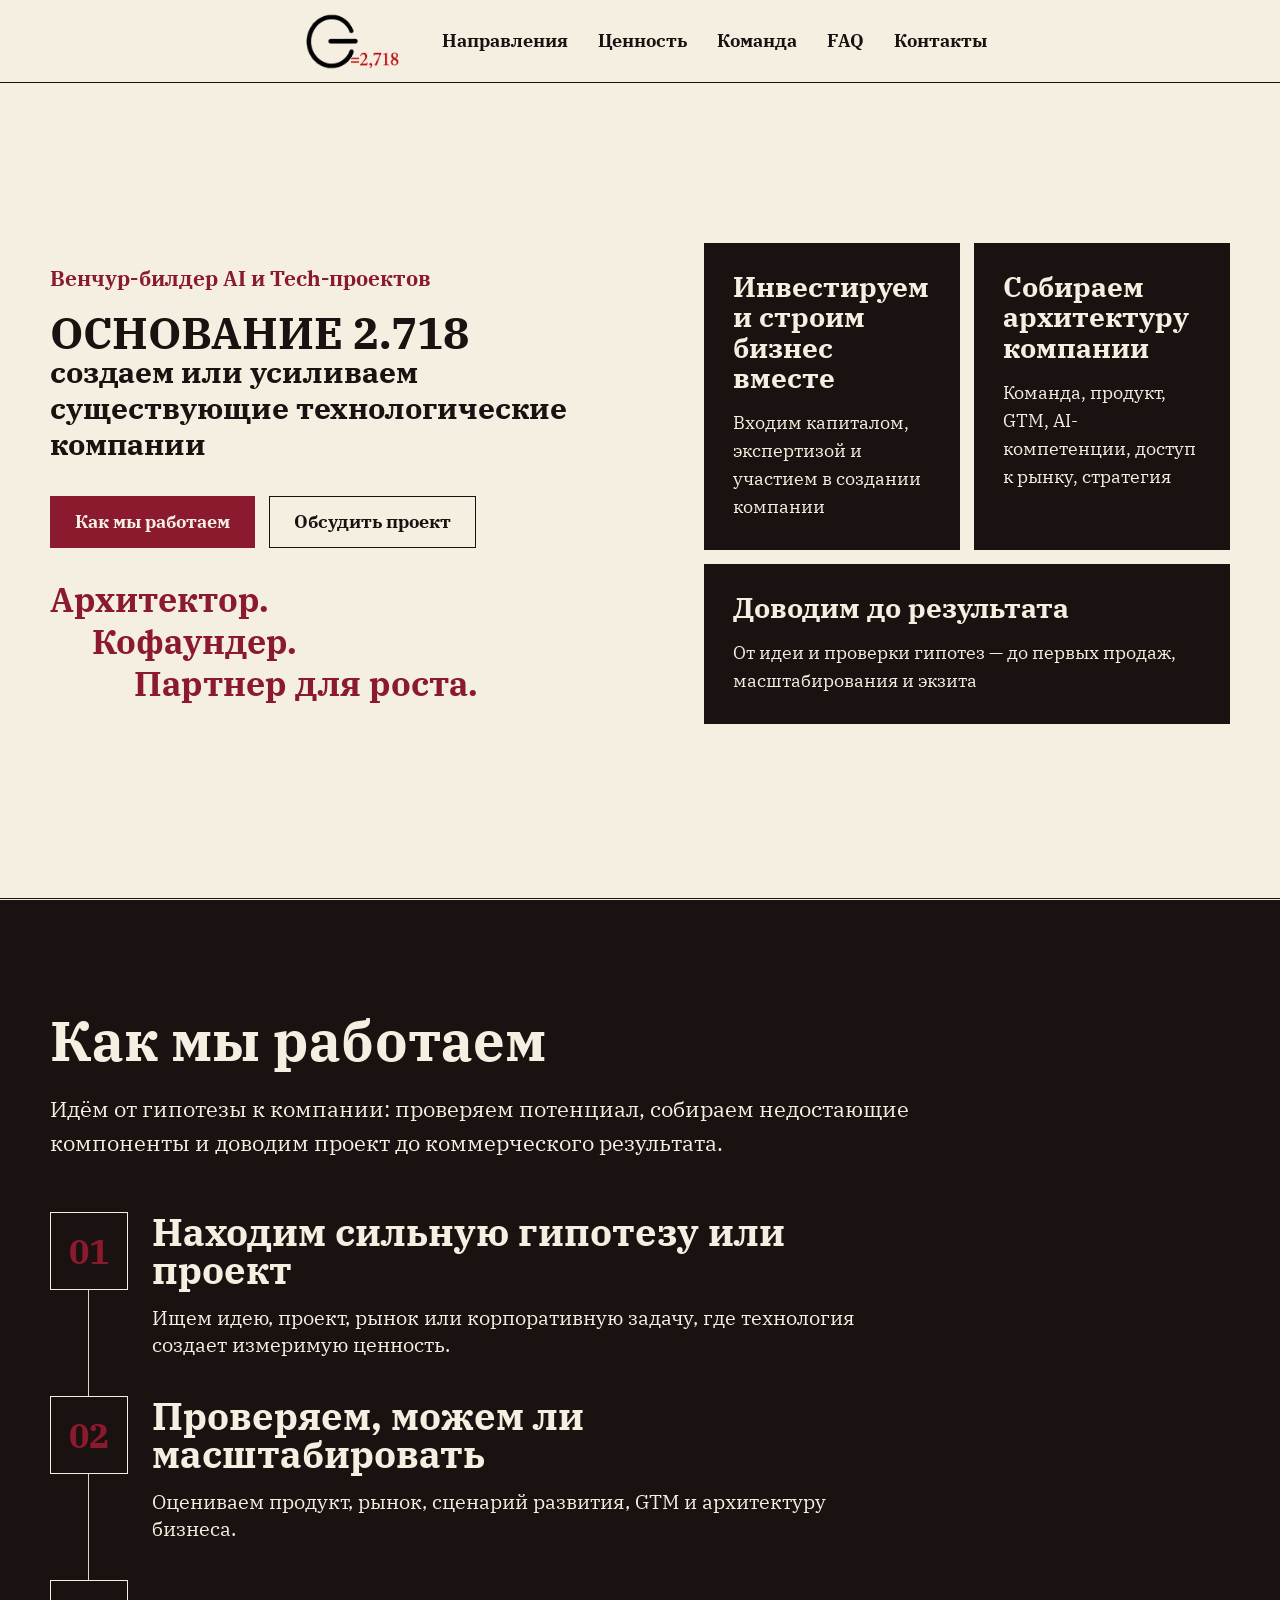
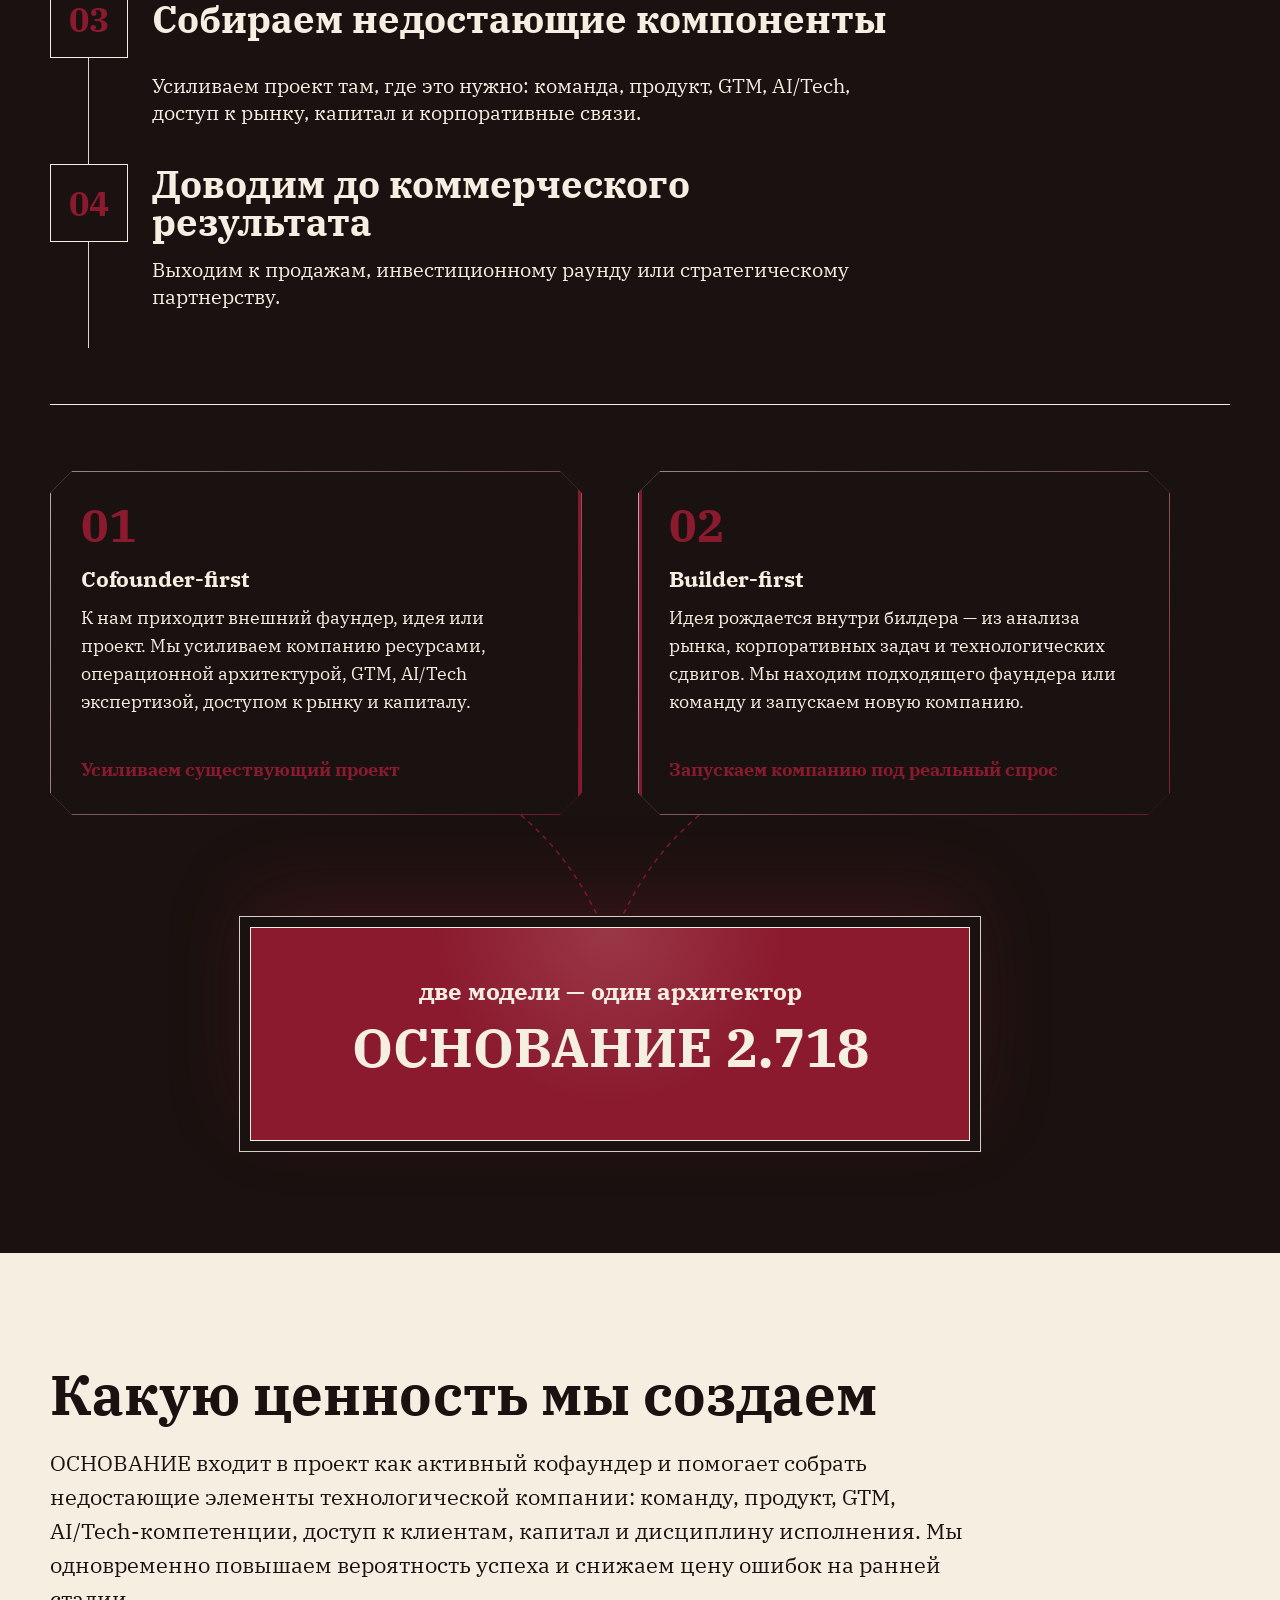
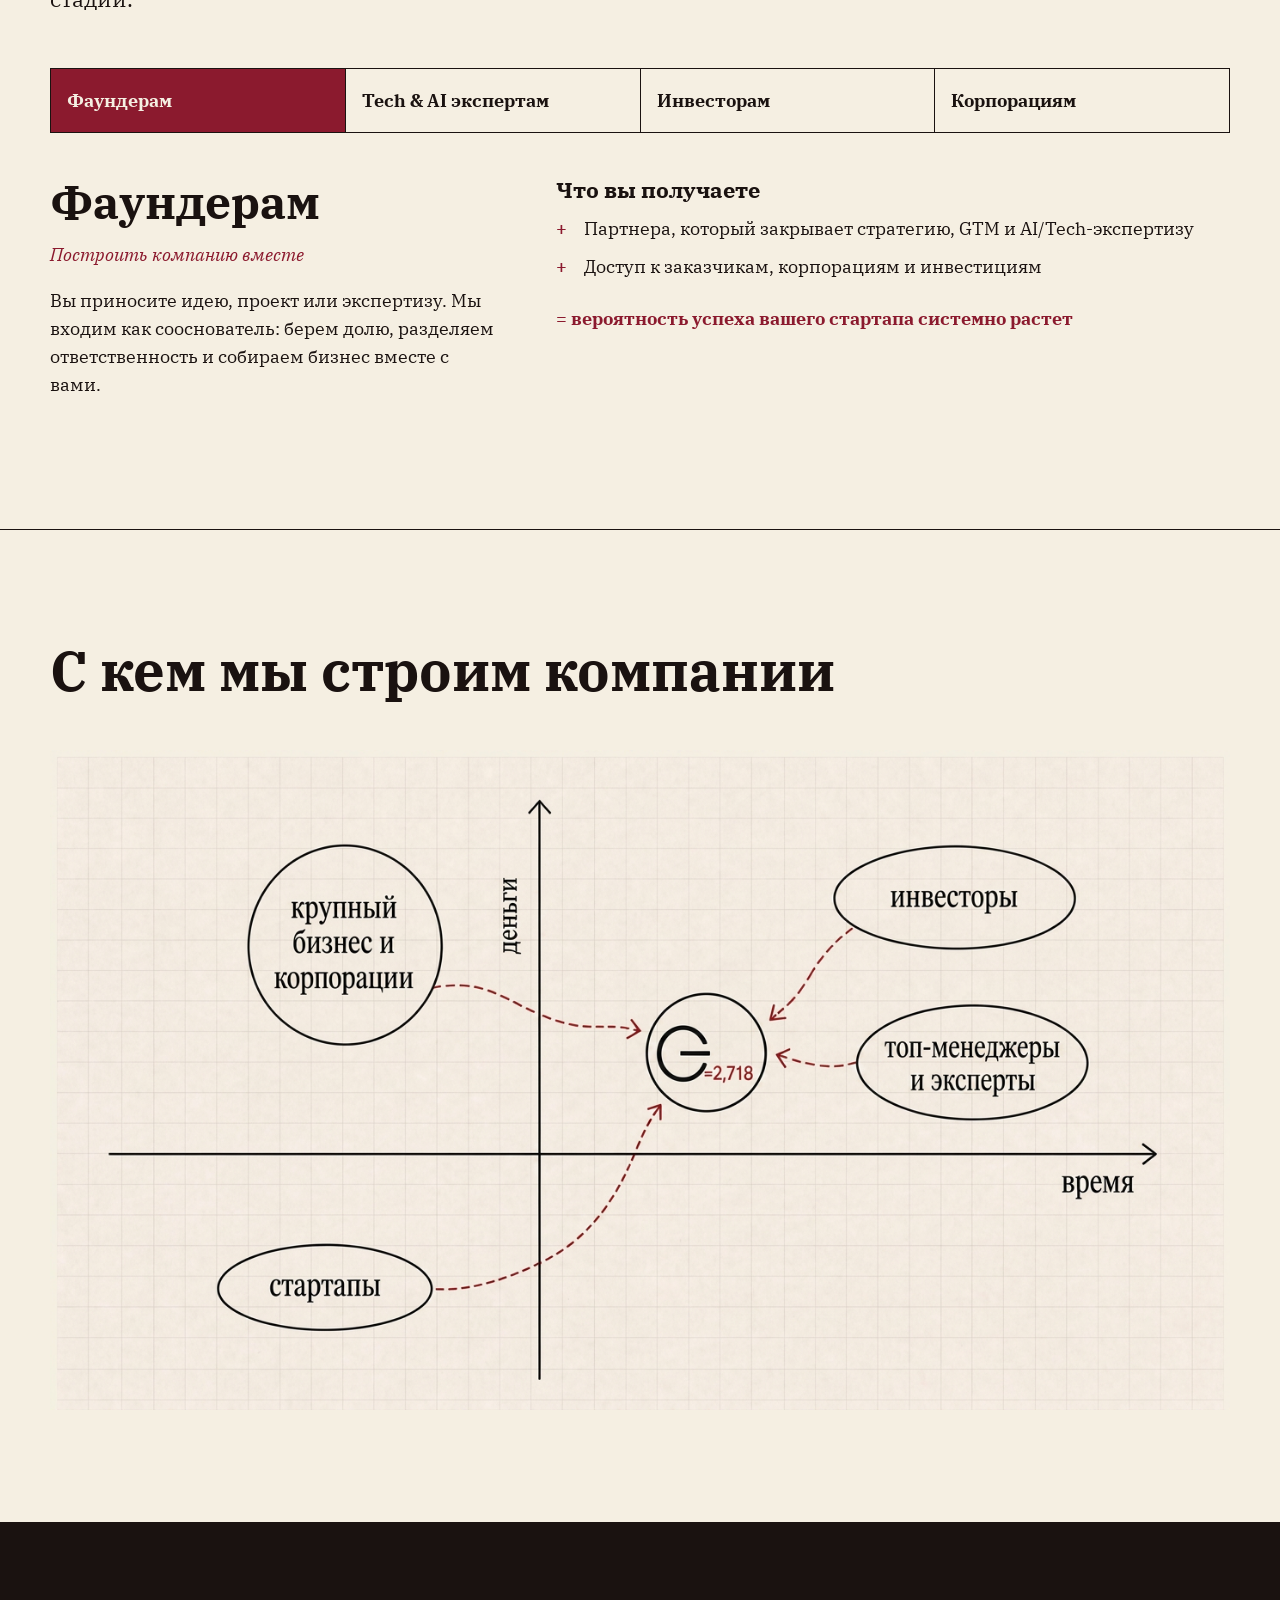
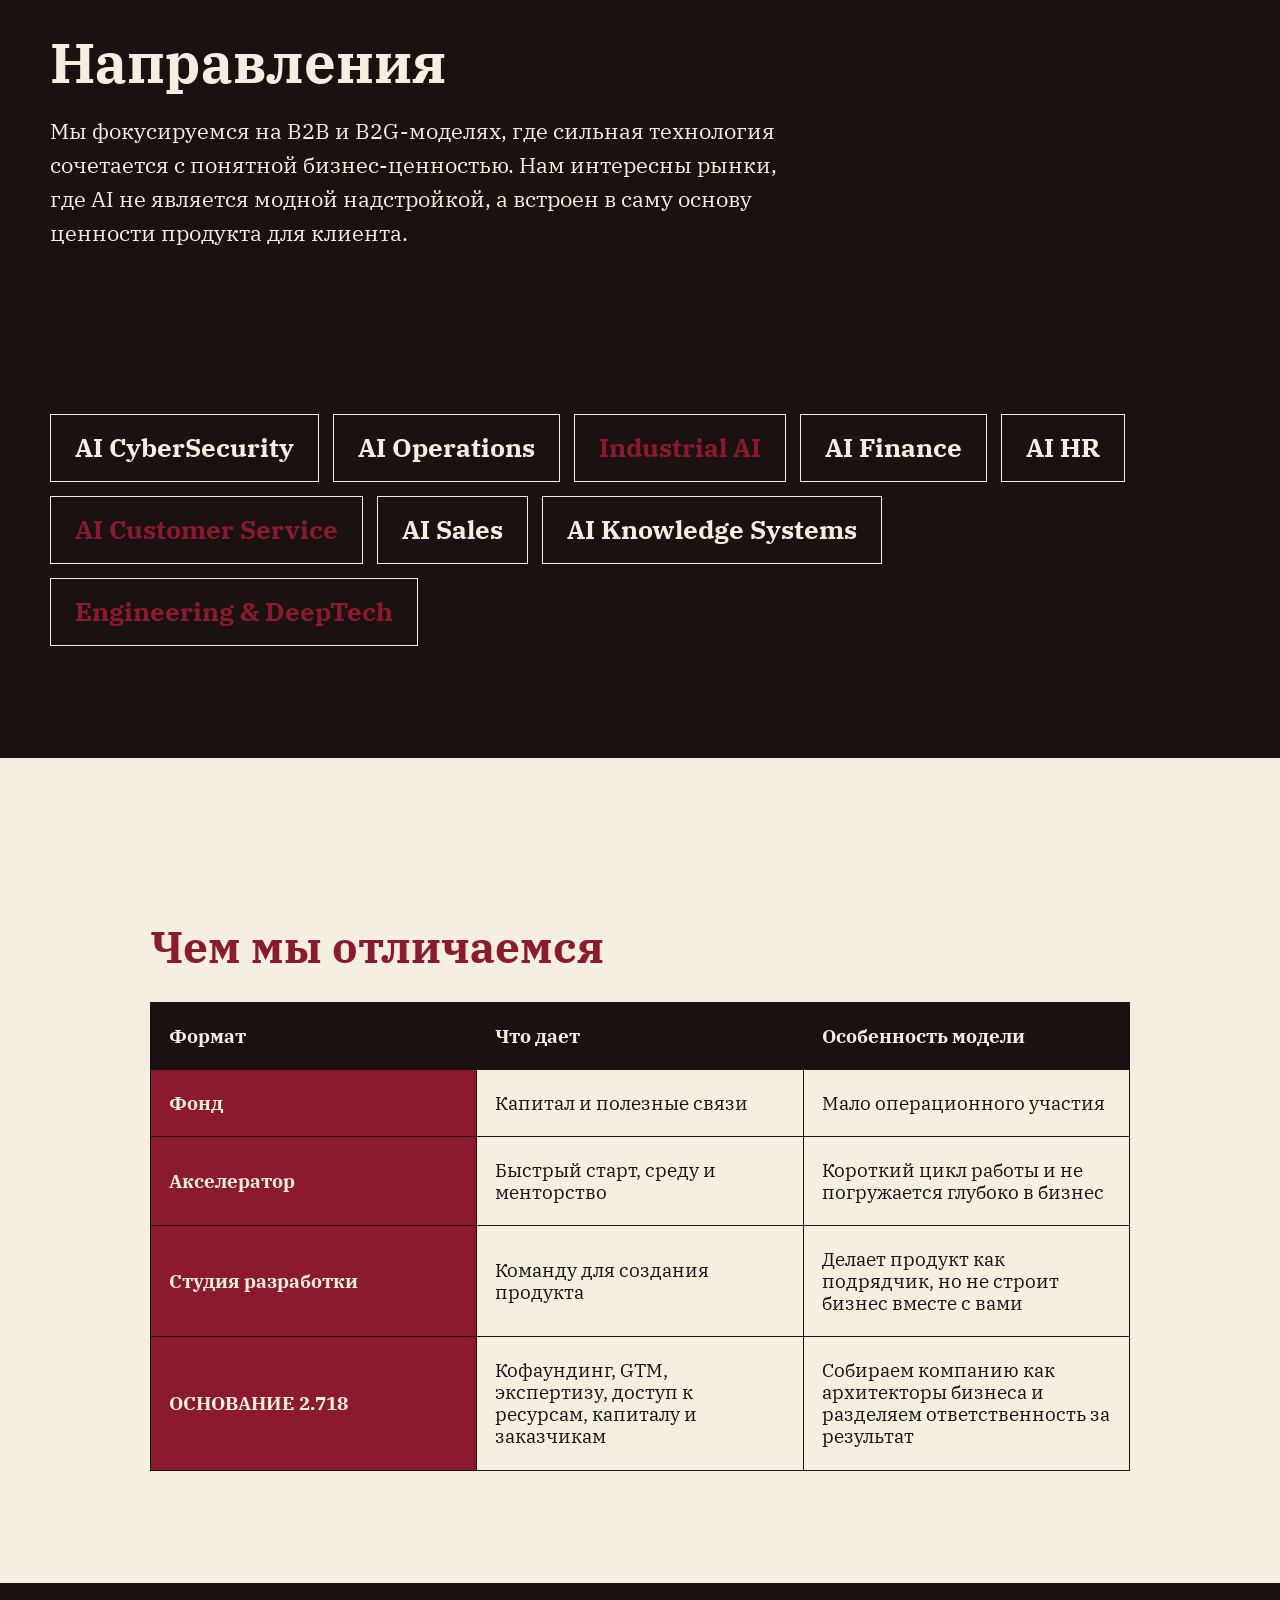
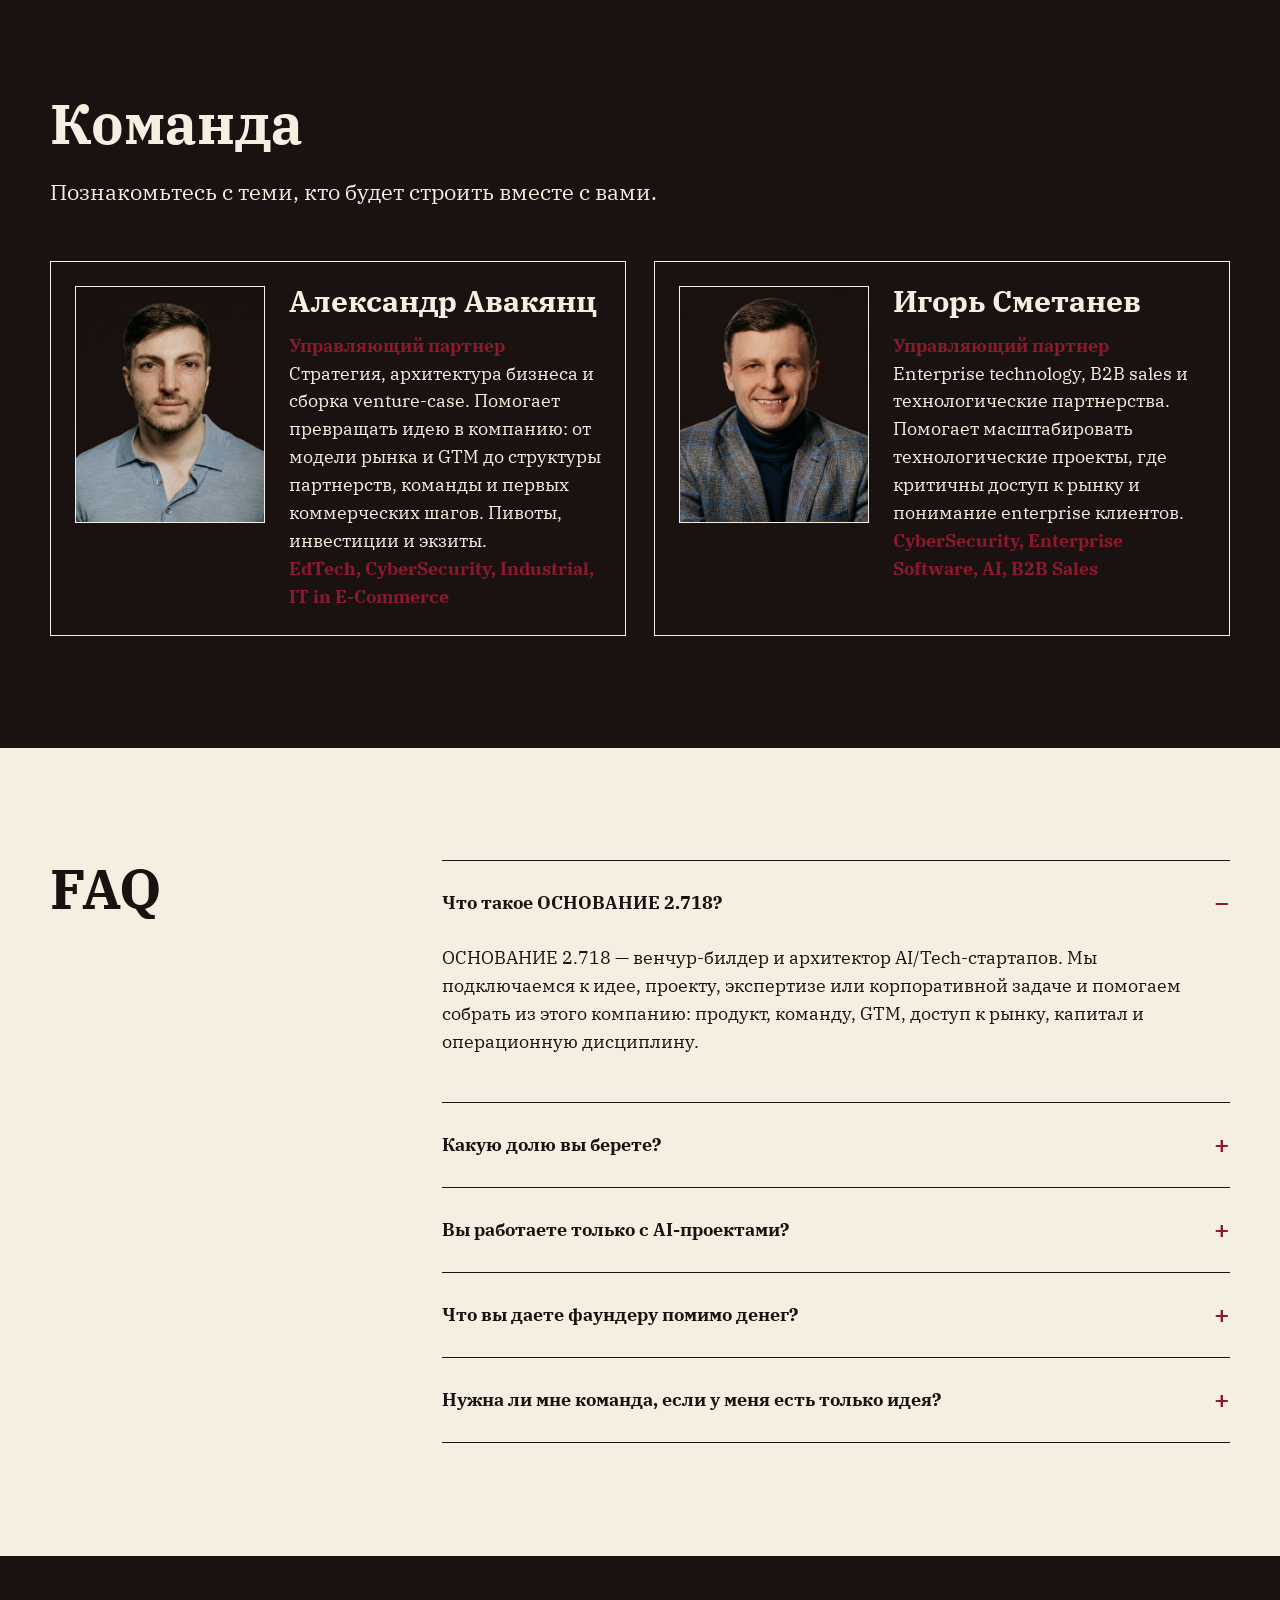
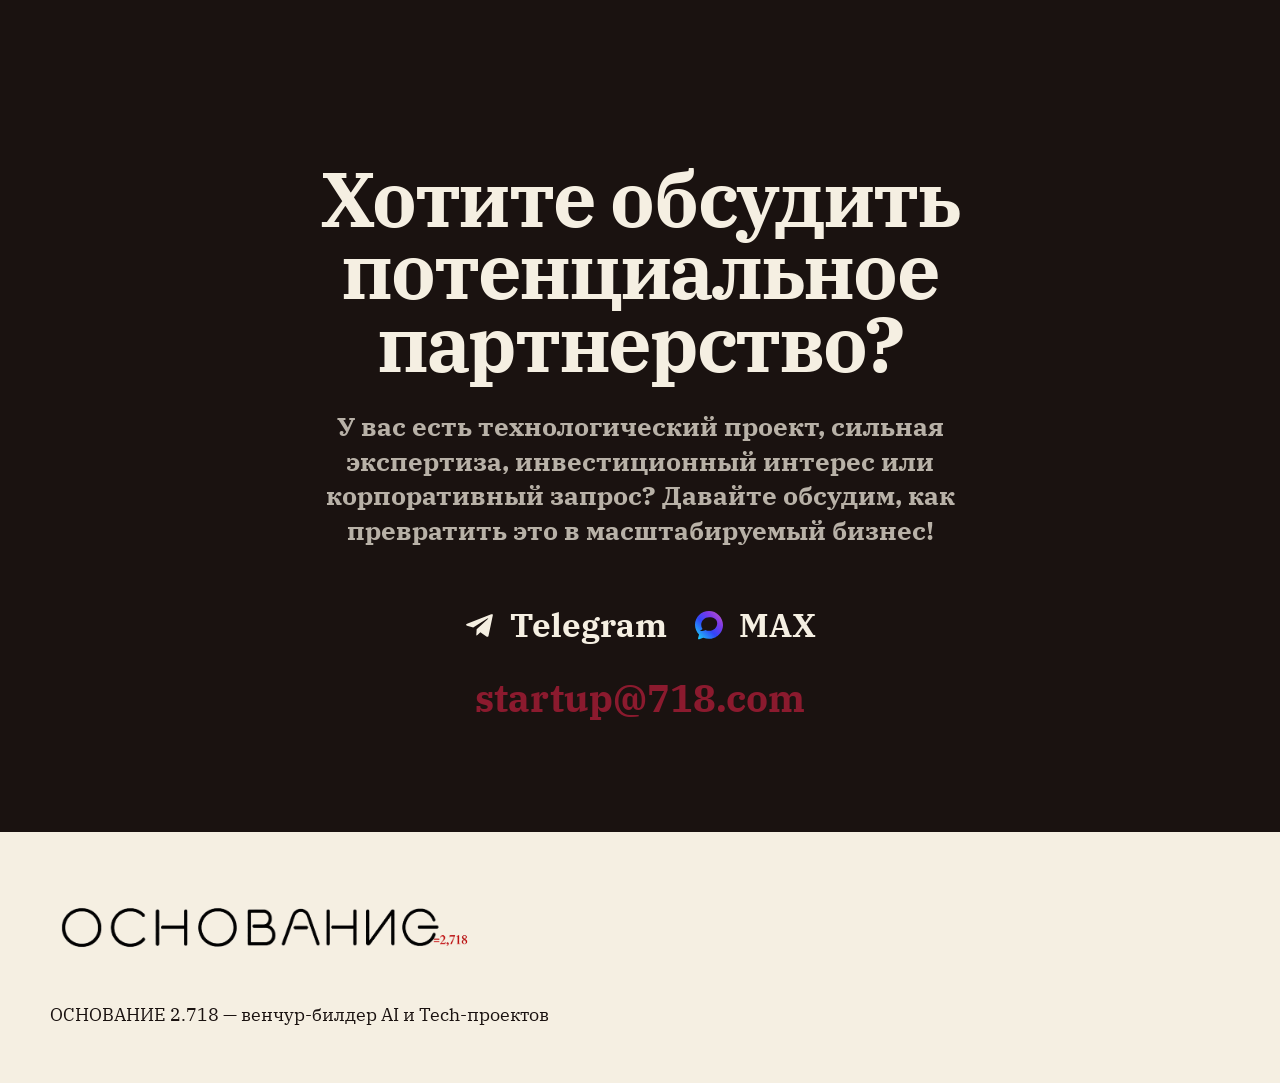
<file: index.html>
<!DOCTYPE html>
<html lang="ru">
<head>
  <meta charset="UTF-8">
  <meta name="viewport" content="width=device-width, initial-scale=1.0">
  <title>ОСНОВАНИЕ 2.718 — венчур-билдер AI и Tech-проектов</title>
  <meta
    name="description"
    content="Мы создаем или усиливаем технологические компании на стыке искусственного интеллекта, enterprise software и реальных бизнес-задач."
  >
  <link rel="preconnect" href="https://fonts.googleapis.com">
  <link rel="preconnect" href="https://fonts.gstatic.com" crossorigin>
  <link href="https://fonts.googleapis.com/css2?family=IBM+Plex+Serif:ital,wght@0,400;0,700;1,400&display=swap" rel="stylesheet">
  <link rel="stylesheet" href="./styles.css?v=mobile-header-fix-3">
</head>
<body>
  <header class="site-header" data-header>
    <a class="logo-link" href="#hero" aria-label="ОСНОВАНИЕ 2.718">
      <img src="./assets/123logo-2718-new.png" alt="ОСНОВАНИЕ 2.718">
    </a>

    <button class="menu-toggle" type="button" aria-expanded="false" aria-controls="site-menu">
      Меню
    </button>

    <nav class="site-nav" id="site-menu" aria-label="Основная навигация">
      <a href="#directions">Направления</a>
      <a href="#value">Ценность</a>
      <a href="#team">Команда</a>
      <!-- <a href="#about">О нас</a>
     <a href="#portfolio">Портфель</a> -->
      <a href="#faq">FAQ</a>
      <a href="#contact">Контакты</a>
    </nav>
  </header>

  <main>
    <section class="hero section section--parchment" id="hero">
      <div class="container hero-layout">
        <div class="hero-copy">
          <p class="eyebrow">Венчур-билдер AI и Tech-проектов</p>
          <h1 class="hero-wordmark">ОСНОВАНИЕ 2.718</h1>
          <p class="hero-subtitle">создаем или усиливаем существующие технологические компании</p>
          <div class="hero-actions">
            <a class="button button--primary" href="#how">Как мы работаем</a>
            <a class="button button--secondary" href="#contact">Обсудить проект</a>
          </div>
          <div class="hero-stairs" aria-label="Роль ОСНОВАНИЯ">
            <span>Архитектор.</span>
            <span>Кофаундер.</span>
            <span>Партнер для роста.</span>
          </div>
        </div>

        <aside class="hero-panel" aria-label="Блок из презентации">
          <div class="presentation-block" aria-label="Ключевые принципы ОСНОВАНИЯ">
            <article>
              <h3>Инвестируем и строим бизнес вместе</h3>
              <p>Входим капиталом, экспертизой и участием в создании компании
</p>
            </article>
            <article>
              <h3>Собираем архитектуру компании</h3>
              <p>Команда, продукт, GTM, AI-компетенции, доступ к рынку, стратегия
</p>
            </article>
            <article>
              <h3>Доводим до результата</h3>
              <p>От идеи и проверки гипотез — до первых продаж, масштабирования и экзита
</p>
               <!--<h3>Шкуру на кон</h3>
              <p>Входим долей с полноценным кофаундерством - строим вместе</p>
            </article>
            <article>
              <h3>Строим ценность</h3>
              <p>Запускаем проекты только под реальные бизнес-потребности</p>
            </article>
            <article>
              <h3>Влияем на успех</h3>
              <p>Идём туда, где видим архитектуру бизнеса и можем на неё влиять через ресурсы и компетенции</p>-->
            </article>
          </div>
        </aside>
      </div>
    </section>

    <section class="section section--dark work-process-section" id="how">
      <div class="container">
        <div class="section-head section-head--wide">
          <h2>Как мы работаем</h2>
          <p>
            Идём от гипотезы к компании: проверяем потенциал, собираем недостающие компоненты и доводим проект до коммерческого результата.
          </p>
        </div>

        <div class="process-road" aria-label="4 шага работы">
          <article class="process-step" tabindex="0">
            <span class="process-step__number">01</span>
            <h3>Находим сильную гипотезу или проект</h3>
            <p>
              Ищем идею, проект, рынок или корпоративную задачу, где технология создает измеримую ценность.
            </p>
          </article>

          <article class="process-step" tabindex="0">
            <span class="process-step__number">02</span>
            <h3>Проверяем, можем ли масштабировать</h3>
            <p>
              Оцениваем продукт, рынок, сценарий развития, GTM и архитектуру бизнеса.
            </p>
          </article>

          <article class="process-step" tabindex="0">
            <span class="process-step__number">03</span>
            <h3>Собираем недостающие компоненты</h3>
            <p>
              Усиливаем проект там, где это нужно: команда, продукт, GTM, AI/Tech, доступ к рынку, капитал и корпоративные связи.
            </p>
          </article>

          <article class="process-step" tabindex="0">
            <span class="process-step__number">04</span>
            <h3>Доводим до коммерческого результата</h3>
            <p>
              Выходим к продажам, инвестиционному раунду или стратегическому партнерству.
            </p>
          </article>
        </div>
        <div class="format-block">
          <!-- <h3>Две модели работы</h3>-->
          <div class="foundation-diagram" aria-label="Две модели сходятся в ОСНОВАНИЕ 2.718">
            <svg class="foundation-lines" viewBox="0 0 100 100" preserveAspectRatio="none" aria-hidden="true">
              <path class="foundation-lines__curve" d="M 24 42 C 38 45 46 55 50 72" />
              <path class="foundation-lines__curve" d="M 76 42 C 62 45 54 55 50 72" />
              <path class="foundation-lines__stem" d="M 50 72 L 50 80" />
              <path class="foundation-lines__arrow" d="M 48.6 78.2 L 50 80.4 L 51.4 78.2" />
              <circle class="foundation-lines__node" cx="24" cy="42" r="0.8" />
              <circle class="foundation-lines__node" cx="76" cy="42" r="0.8" />
            </svg>

            <article class="foundation-path foundation-path--left">
              <span class="foundation-path__index">01</span>
              <h4>Cofounder-first</h4>
              <p>К нам приходит внешний фаундер, идея или проект. Мы усиливаем компанию ресурсами, операционной архитектурой, GTM, AI/Tech экспертизой, доступом к рынку и капиталу.</p>
              <p class="lead">Усиливаем существующий проект</p>
            </article>

            <div class="foundation-core">
              <span>две модели — один архитектор</span>
              <strong>ОСНОВАНИЕ 2.718</strong>
            </div>

            <article class="foundation-path foundation-path--right">
              <span class="foundation-path__index">02</span>
              <h4>Builder-first</h4>
              <p>Идея рождается внутри билдера — из анализа рынка, корпоративных задач и технологических сдвигов. Мы находим подходящего фаундера или команду и запускаем новую компанию.</p>
              <p class="lead">Запускаем компанию под реальный спрос</p>
            </article>
          </div>
        </div>
     
      </div>
    </section>

    
    <section class="section section--parchment" id="value">
      <div class="container">
        <div class="section-head section-head--wide">
          <h2>Какую ценность мы создаем</h2>
          <p>ОСНОВАНИЕ входит в проект как активный кофаундер и помогает собрать недостающие элементы технологической компании: команду, продукт, GTM, AI/Tech-компетенции, доступ к клиентам, капитал и дисциплину исполнения.
Мы одновременно повышаем вероятность успеха и снижаем цену ошибок на ранней стадии.</p>
        </div>

        <div class="audience-tabs" role="tablist" aria-label="Аудитории">
          <button class="is-active" type="button" role="tab" aria-selected="true" aria-controls="value-founder" data-audience="founder">Фаундерам</button>
          <button type="button" role="tab" aria-selected="false" aria-controls="value-expert" data-audience="expert">Tech & AI экспертам</button>
          <button type="button" role="tab" aria-selected="false" aria-controls="value-investor" data-audience="investor">Инвесторам</button>
          <button type="button" role="tab" aria-selected="false" aria-controls="value-corporate" data-audience="corporate">Корпорациям</button>
        </div>

        <div class="audience-panels">
          <article class="audience-panel is-active" id="value-founder" data-panel="founder" role="tabpanel">
            <div>
              <h3>Фаундерам</h3>
              <p class="accent-line">Построить компанию вместе</p>
              <p>Вы приносите идею, проект или экспертизу. Мы входим как сооснователь: берем долю, разделяем ответственность и собираем бизнес вместе с вами.</p>
            </div>
            <div>
              <h4>Что вы получаете</h4>
              <ul>
                <li>Партнера, который закрывает стратегию, GTM и AI/Tech-экспертизу</li>
                <!--<li>Ускорение от идеи до первых продаж и MVP</li>-->
                <li>Доступ к заказчикам, корпорациям и инвестициям</li>
                <!-- <li>Помощь в сборке команды и закрытии пробелов</li>
               <li>Инвестиции на развитие</li>-->
              </ul>
              <p class="result-line">= вероятность успеха вашего стартапа системно растет</p>
            </div>
          </article>

          <article class="audience-panel" id="value-expert" data-panel="expert" role="tabpanel" hidden>
            <div>
              <h3>Tech & AI экспертам</h3>
              <p class="accent-line">Развить экспертизу и поменять индустрию</p>
              <p>Вы глубоко понимаете технологию или рынок. Мы помогаем превратить эту экспертизу в роль внутри реального venture-case.</p>
            </div>
            <div>
              <h4>Что вы получаете</h4>
              <ul>
                <!--<li>Доступ к портфелю технологических стартапов</li>-->
                <li>Участие в оценке и развитии реальных проектов</li>
                <li>Возможность стать совладельцем технологической компании</li>
               <!-- <li>Нетворк фаундеров, инвесторов и корпораций</li>-->
              </ul>
              <p class="result-line">= ваша экспертиза становится долей в растущей компании</p>
            </div>
          </article>

          <article class="audience-panel" id="value-investor" data-panel="investor" role="tabpanel" hidden>
            <div>
              <h3>Инвесторам</h3>
              <p class="accent-line">Снизить риск инвестирования </p>
              <p>Мы не приносим сырые идеи. К моменту инвестиции стартап уже прошел валидацию, собрал команду и выстроил структуру — билдер внутри разделяет ответственность за результат.</p>
            </div>
            <div>
              <h4>Что вы получаете</h4>
              <ul>
                <li>Отобранный deal flow — только стартапы с подтвержденным потенциалом</li>
                <li>Ранний вход — до выхода стартапа на открытый рынок</li>
                <!--<li>Команду и структуру, готовые к масштабированию</li>-->
                <li>Билдера внутри компании как гаранта качества</li>
              </ul>
              <p class="result-line">= качественные инвестиции с меньшим риском</p>
            </div>
          </article>

          <article class="audience-panel" id="value-corporate" data-panel="corporate" role="tabpanel" hidden>
            <div>
              <h3>Корпорациям</h3>
              <p class="accent-line">Получить инновацию</p>
              <p>У вас есть технологическая задача, но нет времени и ресурсов строить решение внутри. Мы собираем команду, запускаем venture-case и доводим его до результата.</p>
            </div>
            <div>
              <h4>Что вы получаете</h4>
              <ul>
                <li>Быстрый запуск новых продуктов и venture-case под конкретные задачи</li>
               <!-- <li>Внешний R&D — быстрее и дешевле, чем внутренняя разработка</li>-->
                <li>Пилот с технологической командой без найма и бюрократии</li>
                <li>Возможность войти в стартап как инвестор, стратегический партнер или приобрести его</li>
              </ul>
              <p class="result-line">= инновация становится управляемым проектом, а не экспериментом без владельца</p>
            </div>
          </article>
        </div>
      </div>
    </section>
<section class="section section--parchment audience-map-section" id="audience-map">
  <div class="container">
    <div class="section-head section-head--wide">
      <h2>С кем мы строим компании</h2>
    </div>

    <div class="audience-map">
      <img src="./assets/assetsaudience-map1.png" alt="Карта аудиторий ОСНОВАНИЕ 2.718">

     <!-- <button class="map-hotspot map-hotspot--students" type="button" aria-label="Студенты">
        <span>
          <strong>Студенты</strong>
          "У меня есть идея, и я хочу построить ИИ-стартап"<br> 
          
        </span>
      </button>-->

      <button class="map-hotspot map-hotspot--startup" type="button" aria-label="Основатель стартапа">
        <span>
          <strong>Основатель стартапа</strong>
          "Я хочу построить технологическую компанию вместе с опытным партнером"
        </span>
      </button>

      <button class="map-hotspot map-hotspot--experts" type="button" aria-label="Топ-менеджеры и ИИ-эксперты">
        <span>
          <strong>Топ-менеджеры и отраслевые эксперты</strong>
          "Я хочу превратить экспертизу в долю и участие в росте технологической компании"<br>
        </span>
      </button>

      <button class="map-hotspot map-hotspot--investors" type="button" aria-label="Инвесторы и фонды">
        <span>
          <strong>Инвесторы и фонды</strong>
          "Мне нужно снизить риск инвестирования и получить доступ только к качественным проектам"
        </span>
      </button>

      <button class="map-hotspot map-hotspot--business" type="button" aria-label="Крупный бизнес и корпорации">
        <span>
          <strong>Крупный бизнес и корпорации</strong>
          "Мне нужна инновация под конкретную бизнес-задачу"
        </span>
      </button>
    </div>
  </div>
</section>
<section class="section section--dark" id="directions">
      <div class="container">
        <div class="section-head">
          <h2>Направления</h2>
          <p>
            Мы фокусируемся на B2B и B2G-моделях, где сильная технология сочетается с понятной бизнес-ценностью.
            Нам интересны рынки, где AI не является модной надстройкой, а встроен в саму основу ценности продукта для клиента.
          </p>
        </div>
     <!--   <div class="direction-list">
  <article class="direction-card">
    <div class="direction-item">
      <span class="direction-title">AI CyberSecurity</span>
    </div>
  </article>

  <article class="direction-card">
    <div class="direction-item">
      <span class="direction-title">AI Operations</span>
    </div>
  </article>

  <article class="direction-card">
    <div class="direction-item">
      <span class="direction-title">Industrial AI</span>
    </div>
  </article>

  <article class="direction-card">
    <div class="direction-item">
      <span class="direction-title">AI Finance</span>
    </div>
  </article>

  <article class="direction-card">
    <div class="direction-item">
      <span class="direction-title">AI HR</span>
    </div>
  </article>

  <article class="direction-card">
    <div class="direction-item">
      <span class="direction-title">AI Customer Service</span>
    </div>
  </article>

  <article class="direction-card">
    <div class="direction-item">
      <span class="direction-title">AI Sales</span>
    </div>
  </article>

  <article class="direction-card">
    <div class="direction-item">
      <span class="direction-title">AI Knowledge Systems</span>
    </div>
  </article>

  <article class="direction-card">
    <div class="direction-item">
      <span class="direction-title">Engineering &amp; DeepTech</span>
    </div>
  </article>
</div>-->

              <!-- <div class="direction-list">
          <article class="direction-card">
            <button class="direction-toggle" type="button" aria-expanded="false">
              <span class="direction-title">AI CyberSecurity</span>
              <b>+</b>
            </button>
            <div class="direction-copy" aria-hidden="true">
              <p><strong>ИИ в кибербезопасности</strong><br>Продукты для защиты корпоративной инфраструктуры, анализа угроз, выявления аномалий и автоматизации работы команд информационной безопасности. Такие решения помогают компаниям быстрее обнаруживать инциденты, снижать нагрузку на SOC и повышать устойчивость к киберрискам.</p>
            </div>
          </article>

          <article class="direction-card">
            <button class="direction-toggle" type="button" aria-expanded="false">
              <span class="direction-title">AI Operations</span>
              <b>+</b>
            </button>
            <div class="direction-copy" aria-hidden="true">
              <p><strong>ИИ в операционном управлении</strong><br>Решения для автоматизации внутренних процессов, контроля исполнения, оптимизации ресурсов и повышения операционной эффективности бизнеса. Такие продукты помогают компаниям быстрее принимать решения, снижать издержки и управлять сложными процессами на основе данных.</p>
            </div>
          </article>

          <article class="direction-card">
            <button class="direction-toggle" type="button" aria-expanded="false">
              <span class="direction-title">Industrial AI</span>
              <b>+</b>
            </button>
            <div class="direction-copy" aria-hidden="true">
              <p><strong>Промышленный ИИ</strong><br>AI-продукты для промышленности, производства, логистики, оборудования и реального сектора. Такие решения применяются для предиктивной аналитики, технической диагностики, контроля качества, планирования производства и повышения эффективности промышленных процессов.</p>
            </div>
          </article>

          <article class="direction-card">
            <button class="direction-toggle" type="button" aria-expanded="false">
              <span class="direction-title">AI Finance</span>
              <b>+</b>
            </button>
            <div class="direction-copy" aria-hidden="true">
              <p><strong>ИИ в финансах</strong><br>Решения для автоматизации финансовых процессов, риск-аналитики, планирования, скоринга, compliance и поддержки управленческих решений. Такие продукты помогают финансовым командам, банкам и компаниям точнее работать с данными, рисками, прогнозами и денежными потоками.</p>
            </div>
          </article>

          <article class="direction-card">
            <button class="direction-toggle" type="button" aria-expanded="false">
              <span class="direction-title">AI HR</span>
              <b>+</b>
            </button>
            <div class="direction-copy" aria-hidden="true">
              <p><strong>ИИ в управлении персоналом</strong><br>Продукты для найма, оценки, развития сотрудников, people analytics, обучения и организационной эффективности. Такие решения помогают компаниям быстрее находить сильных людей, лучше понимать команды и принимать более точные решения в управлении персоналом.</p>
            </div>
          </article>

          <article class="direction-card">
            <button class="direction-toggle" type="button" aria-expanded="false">
              <span class="direction-title">AI Customer Service</span>
              <b>+</b>
            </button>
            <div class="direction-copy" aria-hidden="true">
              <p><strong>ИИ в клиентском сервисе</strong><br>Решения для автоматизации клиентской поддержки, обработки обращений, коммуникаций и контроля качества сервиса. Такие продукты помогают компаниям быстрее отвечать клиентам, снижать нагрузку на операторов и повышать качество клиентского опыта.</p>
            </div>
          </article>

          <article class="direction-card">
            <button class="direction-toggle" type="button" aria-expanded="false">
              <span class="direction-title">AI Sales</span>
              <b>+</b>
            </button>
            <div class="direction-copy" aria-hidden="true">
              <p><strong>ИИ в продажах</strong><br>Продукты для лидогенерации, персонализации коммуникаций, анализа воронки, поддержки менеджеров и роста выручки. Такие решения помогают коммерческим командам лучше понимать клиентов, быстрее находить возможности и повышать эффективность продаж.</p>
            </div>
          </article>

          <article class="direction-card">
            <button class="direction-toggle" type="button" aria-expanded="false">
              <span class="direction-title">AI Knowledge Systems</span>
              <b>+</b>
            </button>
            <div class="direction-copy" aria-hidden="true">
              <p><strong>ИИ-системы управления знаниями</strong><br>Корпоративные системы для работы со знаниями, документами, внутренними данными, экспертизой и интеллектуальными workflow. Такие решения помогают компаниям превращать разрозненную информацию в доступный, управляемый и полезный интеллектуальный актив.</p>
            </div>
          </article>

          <article class="direction-card">
            <button class="direction-toggle" type="button" aria-expanded="false">
              <span class="direction-title">Engineering &amp; DeepTech</span>
              <b>+</b>
            </button>
            <div class="direction-copy" aria-hidden="true">
              <p><strong>Инженерные и глубокие технологии</strong><br>Инженерные и прикладные технологические решения на стыке AI, данных, оборудования, процессов и отраслевой экспертизы. Такие продукты используют сложные технологии для решения конкретных практических задач и создания измеримой бизнес-ценности.

</p>
            </div>
          </article>
        </div>-->
      </div>
    </section>

    <section class="section section--dark directions-focus-section" id="directions-focus">
      <div class="container">
        <div class="directions-focus" aria-label="Фокус направлений ОСНОВАНИЯ 2.718">
          <!--<div class="directions-focus__center">
            <p>AI там, где есть измеримая бизнес-ценность</p>
          </div>-->

          <div class="directions-focus__grid">
            <article>AI CyberSecurity</article>
            <article>AI Operations</article>
            <article>Industrial AI</article>
            <article>AI Finance</article>
            <article>AI HR</article>
            <article>AI Customer Service</article>
            <article>AI Sales</article>
            <article>AI Knowledge Systems</article>
            <article>Engineering &amp; DeepTech</article>
          </div>
        </div>
      </div>
    </section>

    <section class="section section--parchment" id="about">
      <div class="container">
        <div class="model-comparison" aria-label="Сравнение моделей">
          <h3 class="model-comparison-title">
            Чем мы отличаемся
          </h3>

          <div class="model-table-wrap">
            <table class="model-table">
              <thead>
                <tr>
                  <th>Формат</th>
                  <th>Что дает</th>
                  <th>Особенность модели</th>
                </tr>
              </thead>
              <tbody>
                <tr>
                  <td>Фонд</td>
                  <td>Капитал и полезные связи</td>
                  <td>Мало операционного участия</td>
                </tr>
                <tr>
                  <td>Акселератор</td>
                  <td>Быстрый старт, среду и менторство</td>
                  <td>Короткий цикл работы и не погружается глубоко в бизнес</td>
                </tr>
                <tr>
                  <td>Студия разработки</td>
                  <td>Команду для создания продукта</td>
                  <td>Делает продукт как подрядчик, но не строит бизнес вместе с вами</td>
                </tr>
                <tr>
                  <td><strong>ОСНОВАНИЕ 2.718</strong></td>
                  <td>Кофаундинг, GTM, экспертизу, доступ к ресурсам, капиталу и заказчикам</td>
                  <td>Собираем компанию как архитекторы бизнеса и разделяем ответственность за результат</td>
                </tr>
              </tbody>
            </table>
          </div>
        </div>
      </div>
    </section>
    <section class="section section--dark" id="team">
      <div class="container">
        <div class="section-head">
          <h2>Команда</h2>
          <p>Познакомьтесь с теми, кто будет строить вместе с вами.</p>
        </div>

        <div class="team-grid">
          <article class="team-card">
            <div class="photo-placeholder">
  <img src="./assets/C1.3.png" alt="Александр">
</div>
            <div>
              <h3>Александр Авакянц</h3>
              <p class="team-role">Управляющий партнер</p>
              <p>Стратегия, архитектура бизнеса и сборка venture-case. Помогает превращать идею в компанию: от модели рынка и GTM до структуры партнерств, команды и первых коммерческих шагов. Пивоты, инвестиции и экзиты.</p>
               <!--<p>Бизнес-архитектор. Опыт создания компаний с выручкой до 500 млн. Корпоративная среда, управление субфондом, пивоты и экзиты.</p>-->

            <p class="team-role">EdTech, CyberSecurity, Industrial, IT in E-Commerce</p>
            </div>
          </article>

          <article class="team-card">
           <div class="photo-placeholder">
  <img src="./assets/i1.3.png" alt="Игорь">
</div>
            <div>
              <h3>Игорь Сметанев</h3>
              <p class="team-role">Управляющий партнер</p>
                            <!-- <p>Сооснователь и директор по инновациям R-Vision. Опыт развития enterprise cybersecurity-бизнеса, выстраивания технологических партнёрств со стартапами и работы на стыке ИБ, ИИ, data и корпоративного ПО.</p>-->
              <p>Enterprise technology, B2B sales и технологические партнерства. Помогает масштабировать технологические проекты, где критичны доступ к рынку и понимание еnterprise клиентов. </p>
            <p class="team-role">CyberSecurity, Enterprise Software, AI, B2B Sales</p>
            </div>
          </article>
        </div>
      </div>
    </section>

 <!--   <section class="section section--parchment" id="about">
      <div class="container about-layout">
        <div class="section-head">
          <h2>О нас</h2>
        </div>

        <div class="about-copy">
          <p class="lead">ОСНОВАНИЕ 2.718 — венчур-билдер, который создает и усиливает технологические компании на стыке AI, enterprise software и корпоративных задач.</p>
          <p>Большинство технологических компаний терпят неудачу не из-за слабой идеи. Они ломаются на сборке недостающих компонентов. Не хватает сильного кофаундера, product и GTM-компетенций, доступа к клиентам, AI и Tech-экспертизы, капитала и дисциплины исполнения.</p>
          <p>ОСНОВАНИЕ закрывает этот разрыв и собирает рабочую архитектуру компании. Мы соединяем фаундеров, технологических лидеров, корпорации и инвесторов — и помогаем собрать из идеи работающую архитектуру компании.</p>
          <p>Мы находимся между фондом, кофаундером и операционной платформой — поэтому усиливаем проект системно, а не точечно.
</p>
                    <p>Для фаундера это партнерство. Для эксперта — возможность превратить знания в долю. Для инвестора — зрелые, отобранные проекты. Для корпорации — быстрый запуск AI-решений под реальные задачи.</p>
        </div>
<div class="format-block">
        <div class="model-comparison" aria-label="Сравнение моделей">
          <h3 class="model-comparison-title">
            Чем мы отличаемся
          </h3>

          <div class="model-table-wrap">
            <table class="model-table">
              <thead>
                <tr>
                  <th>Формат</th>
                  <th>Что дает</th>
                  <th>Особенность модели</th>
                </tr>
              </thead>
              <tbody>
                <tr>
                  <td>Фонд</td>
                  <td>Капитал и полезные связи</td>
                  <td>Мало операционного участия</td>
                </tr>
                <tr>
                  <td>Акселератор</td>
                  <td>Быстрый старт, среду и менторство</td>
                  <td>Короткий цикл работы и не погружается глубоко в бизнес</td>
                </tr>
                <tr>
                  <td>Студия разработки</td>
                  <td>Команду для создания продукта</td>
                  <td>Делает продукт как подрядчик, но не строит бизнес вместе с вами</td>
                </tr>
                <tr>
                  <td><strong>ОСНОВАНИЕ 2.718</strong></td>
                  <td>Кофаундинг, GTM, экспертизу, доступ к капиталу и заказчикам</td>
                  <td>Работаем только с проектами, которым можем принести ценность </td>
                </tr>
              </tbody>
            </table>
          </div>
        </div>

    

        <div class="format-block">
          <h3>Мы работаем в двух форматах</h3>
          <article>
            <h4>Cofounder-first</h4>
            <p>К нам приходит внешний фаундер, идея или проект. Мы усиливаем компанию ресурсами, операционной архитектурой, GTM, AI/Tech-экспертизой, доступом к рынку и капиталу.</p>
          <p class="lead">Результат — выше скорость сборки компании и ниже execution-риск.</p>
          </article>
          <article>
            <h4>Builder-first</h4>
            <p>Идея рождается внутри билдера — из анализа рынка, корпоративных задач и технологических сдвигов. Мы находим подходящего фаундера или команду и запускаем новую компанию.</p>
        <p class="lead">Результат — системный pipeline проектов, созданных под реальный спрос</p>
          </article>
<h4 style="color: var(--bordeaux); font-style: normal;">Обе модели сходятся в одном — ОСНОВАНИЕ выступает архитектором компании</h4>
      </div>
    </section>
<!--
    <section class="section section--parchment portfolio-section" id="portfolio">
      <div class="container">
        <div class="section-head section-head--wide">
          <h2>Портфель</h2>
          <p>Список проектов будет добавлен позже.</p>
        </div>

        <div class="portfolio-grid">
          <article>
            <span>Название проекта</span>
            <h3>Направление</h3>
            <p>Стадия</p>
            <p>Краткое описание будущего проекта портфеля.</p>
          </article>
          <article>
            <span>Название проекта</span>
            <h3>Направление</h3>
            <p>Стадия</p>
            <p>Краткое описание будущего проекта портфеля.</p>
          </article>
          <article>
            <span>Название проекта</span>
            <h3>Направление</h3>
            <p>Стадия</p>
            <p>Краткое описание будущего проекта портфеля.</p>
          </article>
        </div>
      </div>
    </section>


    <section class="section section--dark" id="media">
      <div class="container">
        <div class="section-head">
          <h2>СМИ о нас</h2>
          <p>Публикации и ссылки будут добавлены позже.</p>
        </div>

        <div class="media-grid">
          <article>
            <span>Логотип издания</span>
            <h3>Название материала</h3>
            <a href="#contact">Ссылка</a>
          </article>
          <article>
            <span>Логотип издания</span>
            <h3>Название материала</h3>
            <a href="#contact">Ссылка</a>
          </article>
          <article>
            <span>Логотип издания</span>
            <h3>Название материала</h3>
            <a href="#contact">Ссылка</a>
          </article>
        </div>
      </div>
    </section>
-->

    <section class="section section--parchment" id="faq">
      <div class="container faq-layout">
        <div class="section-head">
          <h2>FAQ</h2>
        </div>

        <div class="faq-list">
          <article class="faq-item is-open">
            <button type="button" aria-expanded="true">
              <span>Что такое ОСНОВАНИЕ 2.718?</span>
              <b>−</b>
            </button>
            <div class="faq-answer">
              <p>ОСНОВАНИЕ 2.718 — венчур-билдер и архитектор AI/Tech-стартапов. Мы подключаемся к идее, проекту, экспертизе или корпоративной задаче и помогаем собрать из этого компанию: продукт, команду, GTM, доступ к рынку, капитал и операционную дисциплину.</p>
            </div>
          </article>

          <article class="faq-item">
            <button type="button" aria-expanded="false">
              <span>Какую долю вы берете?</span>
              <b>+</b>
            </button>
            <div class="faq-answer" hidden>
              <p>Мы входим в капитал компании как активный кофаундер. Размер доли зависит от стадии проекта, объема нашей роли, инвестиций, ресурсов и уровня риска.</p>
            </div>
       
          </article>
 <article class="faq-item">
            <button type="button" aria-expanded="false">
              <span>Вы работаете только с AI-проектами?</span>
              <b>+</b>
            </button>
            <div class="faq-answer" hidden>
              <p>Да, но нам интересны решения, в которых AI не просто добавлен в продукт, а меняет сам процесс работы и дает измеримый экономический эффект. Важен не сам факт использования AI, а то, какую прикладную задачу он решает для заказчика и почему без него продукт был бы менее ценным.</p>
            </div>
          </article>
          
          <article class="faq-item">
            <button type="button" aria-expanded="false">
              <span>Что вы даете фаундеру помимо денег?</span>
              <b>+</b>
            </button>
            <div class="faq-answer" hidden>
              <p>То, что необходимо для достижения согласованных целей.</p>
            </div>
          </article>

          <article class="faq-item">
            <button type="button" aria-expanded="false">
              <span>Нужна ли мне команда, если у меня есть только идея?</span>
              <b>+</b>
            </button>
            <div class="faq-answer" hidden>
              <p>Нет, команда не обязательна. Мы можем подключиться на ранней стадии: помочь проверить идею, найти сильную бизнес-модель, собрать недостающих участников и довести проект до MVP и первых клиентов.</p>
            </div>
          </article>
        </div>
      </div>
    </section>

   <!-- CONTACT BLOCK — START -->
<!-- CONTACT BLOCK — START -->
<!-- CONTACT BLOCK — START -->
<section class="section section--dark contact-section" id="contact">
  <div class="container">
    <div class="contact-launch">
      <p class="contact-launch__eyebrow"></p>

      <h2>Хотите обсудить потенциальное партнерство?</h2>

      <p class="contact-launch__lead">
        У вас есть технологический проект, сильная экспертиза,
        инвестиционный интерес или корпоративный запрос?
        Давайте обсудим, как превратить это в масштабируемый бизнес!
      </p>

      <div class="contact-launch__actions" aria-label="Способы связи">
        <a
          class="contact-launch__button contact-launch__button--telegram"
          href="https://t.me/NikitaMartynkin"
          target="_blank"
          rel="noopener"
        >
          <span class="contact-launch__icon" aria-hidden="true">
            <svg viewBox="0 0 24 24">
              <path d="M21.7 4.3 18.4 20c-.2.9-.8 1.1-1.6.7l-4.5-3.3-2.2 2.1c-.2.2-.4.4-.9.4l.3-4.7 8.6-7.8c.4-.3-.1-.5-.6-.2L6.9 13.9 2.3 12.5c-1-.3-1-1 0-1.4L20.4 4c.8-.3 1.5.2 1.3.3Z"/>
            </svg>
          </span>
          <span>Telegram</span>
        </a>

        <a
          class="contact-launch__button contact-launch__button--max"
          href="https://max.ru/u/f9LHodD0cOJ5VH8INhJX3PT-eNHLTkNOA3r2WkG-M-PAeyghWnYPRfNojI4"
          target="_blank"
          rel="noopener"
        >
          <span class="contact-launch__max" aria-hidden="true">
            <!-- MAX logo кодом, без картинки -->
            <svg viewBox="0 0 64 64">
              <defs>
                <linearGradient id="maxContactGradient" x1="8" y1="56" x2="56" y2="8" gradientUnits="userSpaceOnUse">
                  <stop offset="0" stop-color="#1EC8F7"/>
                  <stop offset="0.42" stop-color="#3046F8"/>
                  <stop offset="0.72" stop-color="#7C39E8"/>
                  <stop offset="1" stop-color="#B854C8"/>
                </linearGradient>
              </defs>

              <path
                d="M32 4C16.5 4 4 16.3 4 31.6c0 7.6 3.1 14.5 8.1 19.5l-2 7.2c-.4 1.5 1 2.8 2.4 2.2l8-3.1c3.5 1.5 7.4 2.3 11.5 2.3 15.5 0 28-12.3 28-27.6S47.5 4 32 4Z"
                fill="url(#maxContactGradient)"
              />

              <path
                d="M32.4 16.4c-8.8 0-16 6.8-16 15.3 0 3.1.9 5.9 2.6 8.3-1.3 1.7-3.1 3-5.3 3.8 4.6.8 8.3-.3 11-2 2.3 1.2 4.9 1.8 7.7 1.8 8.8 0 16-6.8 16-15.3S41.2 16.4 32.4 16.4Z"
                fill="var(--ink)"
              />
            </svg>
          </span>
          <span>MAX</span>
        </a>
      </div>

      <a class="contact-launch__email" href="mailto:startup@718.com">
        startup@718.com
      </a>
    </div>
  </div>
</section>
<!-- CONTACT BLOCK — END -->
<!-- CONTACT BLOCK — END -->
<!-- CONTACT BLOCK — END -->
   
   <!-- <section class="section section--dark contact-section" id="contact">
       <div class="container contact-layout">
        <div class="section-head">
          <h2>Хотите обсудить потенциальное партнерство?</h2>
          <p>Выберите вашу роль</p>
        </div>

        <div class="contact-form-wrap">
          <div class="quick-contact" aria-label="Быстрые способы связи">
  <a class="quick-contact__button" href="https://t.me/NikitaMartynkin" target="_blank" rel="noopener">
    <svg aria-hidden="true" viewBox="0 0 24 24">
      <path d="M21.7 4.3 18.4 20c-.2.9-.8 1.1-1.6.7l-4.5-3.3-2.2 2.1c-.2.2-.4.4-.9.4l.3-4.7 8.6-7.8c.4-.3-.1-.5-.6-.2L6.9 13.9 2.3 12.5c-1-.3-1-1 0-1.4L20.4 4c.8-.3 1.5.2 1.3.3Z"/>
    </svg>
    Telegram
  </a>

  <a class="quick-contact__button" href="https://max.ru/u/f9LHodD0cOJ5VH8INhJX3PT-eNHLTkNOA3r2WkG-M-PAeyghWnYPRfNojI4" target="_blank" rel="noopener">
    <svg aria-hidden="true" viewBox="0 0 24 24">
      <path d="M4 5.5C4 4.1 5.1 3 6.5 3h11C18.9 3 20 4.1 20 5.5v8.2c0 1.4-1.1 2.5-2.5 2.5h-6.4l-4.2 3.9c-.6.5-1.5.1-1.5-.7v-3.2C4.6 15.8 4 14.9 4 13.7V5.5Zm4.2 3.1v4.8h1.6v-2.5l1.5 2.5h1.2l1.5-2.5v2.5h1.6V8.6h-1.7l-2 3.1-2-3.1H8.2Z"/>
    </svg>
    MAX
  </a>

  <a class="quick-contact__button quick-contact__button--accent" href="mailto: nmartynkin@e2718">
    <svg aria-hidden="true" viewBox="0 0 24 24">
      <path d="M4 5h16c1.1 0 2 .9 2 2v10c0 1.1-.9 2-2 2H4c-1.1 0-2-.9-2-2V7c0-1.1.9-2 2-2Zm0 2v.4l8 5.1 8-5.1V7H4Zm0 2.8V17h16V9.8l-7.5 4.8c-.3.2-.7.2-1 0L4 9.8Z"/>
    </svg>
    Email
  </a>
</div>
          <div class="role-switcher" role="tablist" aria-label="Роль">
            <button class="is-active" type="button" role="tab" aria-selected="true" data-role="founder">Я фаундер</button>
            <button type="button" role="tab" aria-selected="false" data-role="expert">Я эксперт в технологиях</button>
            <button type="button" role="tab" aria-selected="false" data-role="investor">Я инвестор</button>
            <button type="button" role="tab" aria-selected="false" data-role="corporate">Я представитель корпорации</button>
          </div>

          <div class="lead-form is-active" data-form-role="founder">
            <p class="contact-text">Пришли нам на почту:</p>
            <ul>
              <li>название</li>
              <li>презентацию</li>
              <li>сайт</li>
              <li>Telegram для связи</li>
            </ul>
            <a class="contact-email" href="mailto:startup@718.com">startup@718.com</a>
          </div>

          <div class="lead-form" data-form-role="expert" hidden>
            <p class="contact-text">Отправьте на почту ваши сферы интересов и резюме</p>
            <ul>
                 <li>Отправьте на почту ваши сферы интересов и резюме</li>
              
          </ul>
            <a class="contact-email" href="mailto:partner@718.com">partner@718.com</a>
          </div>

          <div class="lead-form" data-form-role="investor" hidden>
            <p class="contact-text">Пришли нам на почту:</p>
            <ul>
              <li>инвестиционный фокус</li>
              <li>сайт</li>
              <li>Telegram для связи</li>
            </ul>
            <a class="contact-email" href="mailto:investor@718.com">investor@718.com</a>
          </div>

          <div class="lead-form" data-form-role="corporate" hidden>
            <p class="contact-text">Пришли нам на почту:</p>
            <ul>
              <li>сайт компании</li>
              <li>описание задачи</li>
              <li>Telegram для связи</li>
            </ul>
            <a class="contact-email" href="mailto:business@718.com">business@718.com</a>
          </div> 

          <p class="form-status" role="status" aria-live="polite"></p>
        </div>
      </div>
    </section>-->
  </main>

  <footer class="site-footer">
    <div class="container footer-layout">
      <div>
      <a class="footer-logo" href="#hero" aria-label="ОСНОВАНИЕ 2.718">
  <img src="./assets/osnovanie-logo.png" alt="ОСНОВАНИЕ 2.718">
</a>

        <p>ОСНОВАНИЕ 2.718 — венчур-билдер AI и Tech-проектов</p>
      </div>
   <!--   <nav aria-label="Навигация в подвале">
        <a href="#directions">Направления</a>
        <a href="#value">Ценность</a>
        <a href="#team">Команда</a>
        <a href="#about">О нас</a>
        <a href="#contact">Контакты</a>
      </nav>
      <div class="footer-contacts">
        <a href="#contact">Email</a>
       <!-- <a href="#contact">Telegram</a>
        <a href="#contact">LinkedIn</a>-->
      </div>
    </div>
  </footer>

  <script src="./app.js" defer></script>
</body>
</html>
</file>
<file: styles.css>
@charset "UTF-8";

:root {
  --ink: #1A1210;
  --parchment: #F5EFE2;
  --bordeaux: #8B1A2E;
}

* {
  box-sizing: border-box;
}

html {
  scroll-behavior: smooth;
  scroll-padding-top: 110px;
}

body {
  margin: 0;
  min-height: 100vh;
  background: var(--parchment);
  color: var(--ink);
  font-family: "IBM Plex Serif", serif;
  font-size: 18px;
  line-height: 1.55;
  letter-spacing: 0;
}

body.is-menu-open {
  overflow: hidden;
}

button,
input,
textarea {
  font: inherit;
  letter-spacing: 0;
}

button {
  cursor: pointer;
}

a {
  color: inherit;
  text-decoration: none;
}

::selection {
  background: var(--bordeaux);
  color: var(--parchment);
}

*:focus-visible {
  outline: 2px solid var(--bordeaux);
  outline-offset: 3px;
}

a:hover,
a:focus-visible,
button:hover,
button:focus-visible {
  color: var(--bordeaux);
}

img {
  display: block;
  max-width: 100%;
}

h1,
h2,
h3,
h4,
p {
  margin-top: 0;
}

h1,
h2,
h3,
h4 {
  font-weight: 700;
  line-height: 1;
}

h1 {
  margin-bottom: 28px;
  font-size: 84px;
}

h2 {
  margin-bottom: 24px;
  font-size: 56px;
}

h3 {
  margin-bottom: 16px;
  font-size: 32px;
}

h4 {
  margin-bottom: 14px;
  font-size: 22px;
}

p {
  margin-bottom: 18px;
}

ul {
  margin: 0;
  padding-left: 0;
  list-style: none;
}

li {
  position: relative;
  padding-left: 28px;
}

li::before {
  content: "+";
  position: absolute;
  left: 0;
  top: 0;
  color: var(--bordeaux);
  font-weight: 700;
}

li + li {
  margin-top: 10px;
}

.container {
  width: min(1180px, calc(100% - 40px));
  margin: 0 auto;
}

.site-header {
  position: sticky;
  top: 0;
  z-index: 20;
  display: flex;
  align-items: center;
  justify-content: center;
  gap: 28px;
  padding: 12px 16px;
  background: var(--parchment);
  border-bottom: 1px solid var(--ink);
}

.logo-link,
.footer-logo {
  display: inline-flex;
  background: var(--parchment);
}

.logo-link {
  flex: 0 0 auto;
  width: 120px;
  height: 58px;
  align-items: center;
  justify-content: center;
  overflow: hidden;
}

.logo-link img {
  width: 100%;
  height: 100%;
  max-width: none;
  object-fit: contain;
}


.site-nav {
  display: flex;
  justify-content: center;
  align-items: center;
  gap: 30px;
  font-size: 18px;
  font-weight: 700;
}

.menu-toggle {
  display: none;
  min-height: 44px;
  padding: 8px 18px;
  color: var(--ink);
  background: transparent;
  border: 1px solid var(--ink);
}

.section {
  padding: 112px 0;
}

.section--parchment {
  background: var(--parchment);
  color: var(--ink);
}

.section--dark {
  background: var(--ink);
  color: var(--parchment);
}

.hero {
  padding: 56px 0 70px;
  border-bottom: 1px solid var(--ink);
}

.hero-layout {
  display: grid;
  grid-template-columns: minmax(0, 1.05fr) minmax(340px, 0.95fr);
  gap: 72px;
  align-items: center;
  min-height: calc(86svh - 85px);
}

.hero-subtitle {
  max-width: 760px;
  font-size: 30px;
  font-weight: 700;
  line-height: 1.2;
}

.hero-text {
  max-width: 680px;
  font-size: 22px;
}

.accent-line {
  color: var(--bordeaux);
  font-style: italic;
}

.hero-actions {
  display: flex;
  flex-wrap: wrap;
  gap: 14px;
  margin-top: 34px;
}
.hero-stairs {
  display: grid;
  gap: 6px;
  margin-top: 34px;
  color: var(--bordeaux);
  font-size: 34px;
  font-weight: 700;
  line-height: 1.05;
}

.hero-stairs span {
  display: block;
}

.hero-stairs span:nth-child(1) {
  margin-left: 0;
}

.hero-stairs span:nth-child(2) {
  margin-left: 42px;
}

.hero-stairs span:nth-child(3) {
  margin-left: 84px;
}
.button {
  display: inline-flex;
  align-items: center;
  justify-content: center;
  min-height: 52px;
  padding: 13px 24px;
  border: 1px solid var(--bordeaux);
  font-weight: 700;
  line-height: 1.1;
}

.button--primary {
  background: var(--bordeaux);
  color: var(--parchment);
}

.button--primary:hover,
.button--primary:focus-visible {
  background: var(--ink);
  color: var(--parchment);
  border-color: var(--ink);
}

.section--dark .button--primary:hover,
.section--dark .button--primary:focus-visible {
  background: var(--parchment);
  color: var(--ink);
  border-color: var(--parchment);
}

.button--secondary {
  background: transparent;
  color: var(--ink);
  border-color: var(--ink);
}

.section--dark .button--secondary {
  color: var(--parchment);
  border-color: var(--parchment);
}

.hero-panel {
  display: grid;
  gap: 28px;
  align-content: start;
}

.hero-wordmark {
  margin-bottom: 0;
  color: var(--ink);
  font-size: clamp(30px, 3.4vw, 56px);
  line-height: 1;
  white-space: nowrap;
}

.presentation-block {
  display: grid;
  grid-template-columns: repeat(2, minmax(0, 1fr));
  gap: 14px;
}

.presentation-block article {
  min-height: 190px;
  padding: 28px;
  background: var(--ink);
  color: var(--parchment);
  border: 1px solid var(--ink);
}

.presentation-block article:last-child {
  grid-column: 1 / -1;
  min-height: 150px;
}

.eyebrow,
.result-line,
.team-role,
.portfolio-grid span,
.media-grid span {
  color: var(--bordeaux);
  font-weight: 700;
}

.presentation-block h3 {
  margin-bottom: 16px;
  font-size: 28px;
  line-height: 1.08;
}

.presentation-block p {
  margin-bottom: 0;
}

.eyebrow {
  margin-bottom: 20px;
  font-size: 21px;
  line-height: 1.2;
}

.section-head {
  max-width: 740px;
  margin-bottom: 52px;
}

.section-head--wide {
  max-width: 920px;
}

.section-head p:last-child {
  margin-bottom: 0;
  font-size: 22px;
}
.work-process-section {
  border-top: 1px solid var(--parchment);
  border-bottom: 1px solid var(--parchment);
}

.process-road {
  position: relative;
  display: grid;
  grid-template-columns: 1fr;
  gap: 0;
  max-width: 980px;
  padding-top: 0;
}

.process-road::before {
  content: "";
  position: absolute;
  top: 0;
  bottom: 0;
  left: 38px;
  width: 1px;
  height: auto;
  background: var(--parchment);
  opacity: 0.9;
}

.process-step {
  position: relative;
  z-index: 1;
  display: grid;
  grid-template-columns: 78px minmax(0, 1fr);
  gap: 24px;
  align-content: start;
  min-height: auto;
  padding: 0 0 38px;
  color: var(--parchment);
  outline: none;
}

.process-step__number {
  display: grid;
  place-items: center;
  width: 78px;
  height: 78px;
  margin-bottom: 0;
  background: var(--ink);
  color: var(--bordeaux);
  border: 1px solid var(--parchment);
  font-size: 34px;
  font-weight: 700;
  line-height: 1;
  transition: background 0.2s ease, color 0.2s ease, border-color 0.2s ease;
}

.process-step h3 {
  align-self: center;
  max-width: 760px;
  margin-bottom: 0;
  color: var(--parchment);
  font-size: 38px;
  line-height: 1;
}

.process-step p {
  grid-column: 2;
  max-width: 760px;
  max-height: none;
  margin: -10px 0 0;
  overflow: hidden;
  color: var(--parchment);
  font-size: 20px;
  line-height: 1.35;
  opacity: 1;
  transform: none;
  transition: max-height 0.25s ease, opacity 0.25s ease, transform 0.25s ease;
}

.process-step:hover .process-step__number,
.process-step:focus-visible .process-step__number {
  background: var(--bordeaux);
  color: var(--parchment);
  border-color: var(--bordeaux);
}

.process-step:hover p,
.process-step:focus-visible p {
  max-height: 220px;
  opacity: 1;
  transform: translateY(0);
}
.direction-list {
  display: grid;
  grid-template-columns: repeat(3, minmax(0, 1fr));
  border-top: 1px solid var(--parchment);
  border-left: 1px solid var(--parchment);
}

.direction-list article {
  min-height: 0;
  padding: 0;
  border-right: 1px solid var(--parchment);
  border-bottom: 1px solid var(--parchment);
}

.direction-toggle {
  display: flex;
  justify-content: space-between;
  align-items: center;
  gap: 24px;
  width: 100%;
  min-height: 128px;
  padding: 28px;
  color: var(--parchment);
  background: transparent;
  border: 0;
  text-align: left;
}

.direction-title {
  font-size: 32px;
  font-weight: 700;
  line-height: 1;
}

.direction-toggle b {
  color: var(--bordeaux);
  font-size: 28px;
  line-height: 1;
}

.direction-copy {
  max-height: 0;
  overflow: hidden;
  transition: max-height 0.3s ease;
}

.direction-card.is-open .direction-copy {
  max-height: 560px;
}

.direction-copy p {
  padding: 0 28px 28px;
}

.direction-copy p,
.team-card p,
.media-grid p {
  margin-bottom: 0;
}

.audience-tabs,
.role-switcher {
  display: grid;
  grid-template-columns: repeat(4, minmax(0, 1fr));
  border-top: 1px solid var(--ink);
  border-left: 1px solid var(--ink);
}

.audience-tabs button,
.role-switcher button {
  min-height: 64px;
  padding: 12px 16px;
  color: inherit;
  background: transparent;
  border: 0;
  border-right: 1px solid var(--ink);
  border-bottom: 1px solid var(--ink);
  font-weight: 700;
  text-align: left;
}

.audience-tabs button.is-active,
.role-switcher button.is-active {
  background: var(--bordeaux);
  color: var(--parchment);
}

.audience-panel {
  display: grid;
  grid-template-columns: minmax(260px, 0.8fr) minmax(0, 1.2fr);
  gap: 56px;
  padding: 46px 0 0;
}

.audience-panel[hidden],
.lead-form[hidden],
.faq-answer[hidden] {
  display: none;
}

.audience-panel h3 {
  font-size: 46px;
}

.result-line {
  margin: 24px 0 0;
}

.team-grid {
  display: grid;
  grid-template-columns: repeat(2, minmax(0, 1fr));
  gap: 28px;
}

.team-card {
  display: grid;
  grid-template-columns: 190px minmax(0, 1fr);
  gap: 24px;
  padding: 24px;
  border: 1px solid var(--parchment);
}
.team-card h3 {
  white-space: nowrap;
  font-size: 30px;
}
.photo-placeholder {
  display: grid;
  place-items: center;
  aspect-ratio: 4 / 5;
  border: 1px solid var(--parchment);
  color: var(--bordeaux);
  font-weight: 700;
  overflow: hidden;
  background: var(--parchment);
}

.photo-placeholder img {
  width: 100%;
  height: 100%;
  object-fit: cover;
  object-position: center top;
}

.team-role {
  margin-bottom: 22px;
}

.about-layout {
  display: grid;
  grid-template-columns: minmax(260px, 0.65fr) minmax(0, 1.35fr);
  gap: 70px;
}

.about-copy {
  font-size: 24px;
}

.about-copy .lead {
  color: var(--bordeaux);
  font-weight: 700;
}

.format-block {
  grid-column: 1 / -1;
  display: grid;
  gap: 28px;
  margin-top: 56px;
  padding-top: 38px;
  border-top: 1px solid currentColor;
}

.format-block h3 {
  margin-bottom: 8px;
}

.foundation-diagram {
  position: relative;
  display: grid;
  grid-template-columns: repeat(2, minmax(0, 1fr));
  grid-template-rows: auto 112px auto;
  column-gap: 56px;
  max-width: 1120px;
  align-items: stretch;
  padding: 28px 0 0;
}

.foundation-lines {
  position: absolute;
  inset: 0;
  z-index: 0;
  width: 100%;
  height: 100%;
  overflow: visible;
  pointer-events: none;
}

.foundation-lines path {
  fill: none;
  stroke: var(--bordeaux);
  stroke-width: 1.4;
  vector-effect: non-scaling-stroke;
  opacity: 0.95;
}

.foundation-lines__curve {
  stroke-dasharray: 5 5;
}

.foundation-lines__stem,
.foundation-lines__arrow {
  stroke: var(--parchment);
  opacity: 0.95;
}

.foundation-lines__node {
  fill: var(--ink);
  stroke: var(--bordeaux);
  stroke-width: 0.45;
  vector-effect: non-scaling-stroke;
}

.foundation-path {
  position: relative;
  z-index: 1;
  display: grid;
  align-content: start;
  min-height: 286px;
  padding: 30px;
  border: 1px solid transparent;
  background:
    linear-gradient(var(--ink), var(--ink)) padding-box,
    linear-gradient(135deg, rgba(245, 239, 226, 0.72), rgba(139, 26, 46, 0.92)) border-box;
  clip-path: polygon(22px 0, calc(100% - 22px) 0, 100% 22px, 100% calc(100% - 22px), calc(100% - 22px) 100%, 22px 100%, 0 calc(100% - 22px), 0 22px);
}

.foundation-path::before {
  content: "";
  position: absolute;
  top: 0;
  bottom: 0;
  width: 3px;
  background: var(--bordeaux);
  opacity: 0.9;
}

.foundation-path--left::before {
  right: 0;
}

.foundation-path--right::before {
  left: 0;
}

.foundation-path--left {
  grid-column: 1;
  grid-row: 1;
}

.foundation-path--right {
  grid-column: 2;
  grid-row: 1;
}

.foundation-path__index {
  display: block;
  margin-bottom: 20px;
  color: var(--bordeaux);
  font-size: 46px;
  font-weight: 700;
  line-height: 1;
}

.format-block .lead {
  margin: 22px 0 0;
  color: var(--bordeaux);
  font-weight: 700;
}

.foundation-core {
  position: relative;
  z-index: 2;
  grid-column: 1 / -1;
  grid-row: 3;
  display: grid;
  align-content: center;
  width: min(720px, 100%);
  min-height: 214px;
  justify-self: center;
  padding: 34px 52px;
  background:
    radial-gradient(circle at 50% 0%, rgba(245, 239, 226, 0.14), transparent 42%),
    var(--bordeaux);
  border: 1px solid var(--parchment);
  box-shadow: 0 0 0 10px var(--ink), 0 0 0 11px rgba(245, 239, 226, 0.86), 0 -28px 80px rgba(139, 26, 46, 0.28);
  color: var(--parchment);
  text-align: center;
}

.foundation-core span {
  display: inline-flex;
  justify-self: center;
  margin-bottom: 18px;
  padding: 0;
  background: transparent;
  color: var(--parchment);
  font-size: 24px;
  font-weight: 700;
  line-height: 1.1;
  opacity: 1;
}

.foundation-core strong {
  display: block;
  max-width: 620px;
  margin: 0 auto 18px;
  color: var(--parchment);
  font-size: 54px;
  line-height: 0.9;
}

.foundation-core p {
  max-width: 620px;
  margin: 0 auto;
  color: var(--parchment);
  font-size: 24px;
  font-weight: 700;
  line-height: 1.28;
}
.model-comparison {
  grid-column: 1 / -1;
  width: 100%;
  margin-top: 36px;
}

.model-comparison-title {
  max-width: 1060px;
  margin: 0 0 28px;
  color: var(--bordeaux);
  font-size: clamp(32px, 3vw, 48px);
  line-height: 1.05;
  font-weight: 700;
}

.model-table-wrap {
  overflow-x: auto;
}

.model-table {
  width: 100%;
  border-collapse: collapse;
  table-layout: fixed;
  border: 1px solid var(--ink);
}

.model-table th,
.model-table td {
  border: 1px solid var(--ink);
  padding: 26px 20px;
  color: var(--ink);
  font-size: clamp(22px, 2vw, 30px);
  line-height: 1.15;
  text-align: left;
  vertical-align: middle;
}
.model-table th {
  background: var(--ink);
  color: var(--parchment);
  font-weight: 400;
}

.model-table td:first-child {
  background: var(--bordeaux);
  color: var(--parchment);
}

.model-table td:first-child strong {
  color: var(--parchment);
  font-weight: 700;
}
.portfolio-section {
  border-top: 1px solid var(--ink);
}

.portfolio-grid,
.media-grid {
  display: grid;
  grid-template-columns: repeat(3, minmax(0, 1fr));
  gap: 28px;
}

.portfolio-grid article {
  min-height: 260px;
  padding: 28px;
  border: 1px solid var(--ink);
}

.media-grid article {
  min-height: 230px;
  padding: 28px;
  border: 1px solid var(--parchment);
}

.media-grid a {
  display: inline-flex;
  margin-top: 20px;
  color: var(--bordeaux);
  font-weight: 700;
}

.faq-layout {
  display: grid;
  grid-template-columns: minmax(240px, 0.58fr) minmax(0, 1.42fr);
  gap: 70px;
}

.faq-list {
  border-top: 1px solid var(--ink);
}

.faq-item {
  border-bottom: 1px solid var(--ink);
}

.faq-item button {
  display: flex;
  justify-content: space-between;
  gap: 28px;
  width: 100%;
  padding: 28px 0;
  color: var(--ink);
  background: transparent;
  border: 0;
  text-align: left;
  font-weight: 700;
}

.faq-item b {
  color: var(--bordeaux);
  font-size: 26px;
  line-height: 1;
}

.faq-answer {
  max-width: 760px;
  padding-bottom: 28px;
}

.contact-layout {
  display: grid;
  grid-template-columns: minmax(260px, 0.72fr) minmax(0, 1.28fr);
  gap: 70px;
}

.contact-section h2 {
  font-size: 48px;
}

.contact-form-wrap {
  min-width: 0;
}
.quick-contact {
  display: flex;
  flex-wrap: wrap;
  gap: 14px;
  margin-bottom: 30px;
}

.quick-contact__button {
  display: inline-flex;
  align-items: center;
  justify-content: center;
  gap: 10px;
  min-height: 52px;
  padding: 13px 24px;
  color: var(--parchment);
  border: 1px solid var(--parchment);
  font-weight: 700;
  line-height: 1.1;
}

.quick-contact__button svg {
  width: 20px;
  height: 20px;
  flex: 0 0 auto;
  fill: currentColor;
}

.quick-contact__button:hover,
.quick-contact__button:focus-visible {
  color: var(--parchment);
  background: var(--bordeaux);
  border-color: var(--bordeaux);
}

.quick-contact__button--accent {
  background: var(--bordeaux);
  border-color: var(--bordeaux);
  color: var(--parchment);
}

.quick-contact__button--accent:hover,
.quick-contact__button--accent:focus-visible {
  background: var(--parchment);
  border-color: var(--parchment);
  color: var(--ink);
}

@media (max-width: 760px) {
  .quick-contact {
    display: grid;
    grid-template-columns: 1fr;
  }

  .quick-contact__button {
    width: 100%;
  }
}

.section--dark .role-switcher {
  border-color: var(--parchment);
}

.section--dark .role-switcher button {
  border-color: var(--parchment);
}

.lead-form {
  display: grid;
  grid-template-columns: repeat(2, minmax(0, 1fr));
  gap: 18px 34px;
  padding-top: 30px;
}

.lead-form .contact-text {
  grid-column: 1 / -1;
  margin-bottom: 0;
  color: var(--parchment);
  font-size: 24px;
  font-weight: 700;
}

.lead-form ul {
  grid-column: 1;
  font-size: 24px;
  font-weight: 700;
}

.lead-form li::before {
  font-size: 1.3em;
  font-weight: 900;
}

.lead-form .contact-email {
  grid-column: 2;
  align-self: start;
  color: var(--bordeaux);
  font-size: 36px;
  font-weight: 800;
  line-height: 1.1;
}

.lead-form label {
  display: grid;
  gap: 8px;
  color: var(--parchment);
  font-weight: 700;
}

.lead-form input,
.lead-form textarea {
  width: 100%;
  min-height: 52px;
  padding: 12px 14px;
  color: var(--ink);
  background: var(--parchment);
  border: 1px solid var(--parchment);
  border-radius: 0;
}

.lead-form textarea {
  min-height: 124px;
  resize: vertical;
}

.lead-form input:focus-visible,
.lead-form textarea:focus-visible {
  outline: 2px solid var(--bordeaux);
  outline-offset: 0;
  border-color: var(--bordeaux);
}

.lead-form ::placeholder {
  color: var(--ink);
  opacity: 1;
}

.lead-form .span-2,
.lead-form button,
.file-label {
  grid-column: 1 / -1;
}

.file-label input {
  display: none;
}

.file-label {
  min-height: 52px;
  justify-content: center;
  padding: 14px;
  color: var(--parchment);
  border: 1px solid var(--parchment);
}

.form-status {
  min-height: 30px;
  margin: 22px 0 0;
  color: var(--bordeaux);
  font-weight: 700;
}

.site-footer {
  padding: 54px 0;
  background: var(--parchment);
  color: var(--ink);
  border-top: 1px solid var(--ink);
}

.footer-layout {
  display: grid;
  grid-template-columns: minmax(0, 1.6fr) auto auto;
  gap: 56px;
  align-items: start;
}

.footer-layout > div:first-child {
  grid-column: 1 / -1;
}

.footer-logo {
  width: min(420px, 100%);
}

.footer-logo img {
  width: 100%;
  height: auto;
  object-fit: contain;
}

.footer-layout p {
  max-width: 760px;
  margin: 24px 0 0;
}

.footer-layout nav,
.footer-contacts {
  display: grid;
  gap: 12px;
}

@media (max-width: 1120px) {
  h1 {
    font-size: 66px;
  }

  h2 {
    font-size: 48px;
  }

  .site-header {
    justify-content: space-between;
  }

  .logo-link {
    width: 150px;
    height: 70px;
  }

  .menu-toggle {
    display: inline-flex;
    align-items: center;
    justify-content: center;
  }

  .site-nav {
    position: absolute;
    top: 100%;
    right: 0;
    left: 0;
    display: none;
    flex-direction: column;
    gap: 0;
    padding: 0 32px 32px;
    background: var(--parchment);
    border-bottom: 1px solid var(--ink);
  }

  .site-nav.is-open {
    display: flex;
  }

  .site-nav a {
    padding: 18px 0;
    border-bottom: 1px solid var(--ink);
  }

  .hero-layout,
  .about-layout,
  .faq-layout,
  .contact-layout {
    grid-template-columns: 1fr;
  }

  .format-block {
    grid-column: auto;
  }

  .direction-list,
  .portfolio-grid,
  .media-grid {
    grid-template-columns: repeat(2, minmax(0, 1fr));
  }

  .team-card {
    grid-template-columns: 1fr;
  }
}

.model-comparison {
  grid-column: 1 / -1;
  margin-top: 54px;
}

.model-comparison-title {
  max-width: 980px;
  margin: 0 0 32px;
  color: var(--bordeaux);
  font-size: clamp(34px, 3.4vw, 56px);
  line-height: 1.05;
  font-weight: 700;
}

.model-table-wrap {
  overflow-x: auto;
}

.model-table {
  width: 100%;
  border-collapse: collapse;
  table-layout: fixed;
  border: 1px solid var(--ink);
}

.model-table th,
.model-table td {
  border: 1px solid var(--ink);
  padding: 26px 20px;
  color: var(--ink);
  font-size: clamp(22px, 2vw, 30px);
  line-height: 1.15;
  text-align: left;
  vertical-align: middle;
}

.model-table th {
  background: var(--ink);
  color: var(--parchment);
  font-weight: 400;
}

.model-table td:first-child {
  background: var(--bordeaux);
  color: var(--parchment);
}

.model-table td:first-child strong {
  color: var(--parchment);
  font-weight: 700;
}

.directions-focus-section {
  padding-top: 0;
}

.directions-focus {
  display: grid;
  gap: 34px;
}

.directions-focus__center {
  display: grid;
  place-items: center;
  min-height: 260px;
  padding: 42px;
  border: 1px solid var(--parchment);
  text-align: center;
}

.directions-focus__center p {
  max-width: 900px;
  margin: 0;
  color: var(--parchment);
  font-size: clamp(42px, 6vw, 86px);
  font-weight: 700;
  line-height: 0.95;
  letter-spacing: -0.045em;
}

.directions-focus__grid {
  display: flex;
  flex-wrap: wrap;
  gap: 14px;
}

.directions-focus__grid article {
  display: inline-flex;
  align-items: center;
  justify-content: center;
  min-height: 68px;
  padding: 18px 24px;
  color: var(--parchment);
  border: 1px solid var(--parchment);
  font-size: clamp(20px, 2vw, 30px);
  font-weight: 700;
  line-height: 1;
}

.directions-focus__grid article:nth-child(3n) {
  color: var(--bordeaux);
}
@media (max-width: 760px) {
  body {
    font-size: 16px;
  }

  h1 {
    font-size: 44px;
  }

  h2 {
    font-size: 38px;
  }

  h3,
  .audience-panel h3 {
    font-size: 28px;
  }

  .contact-section h2 {
    font-size: 38px;
  }

  .container {
    width: min(100% - 28px, 1180px);
  }

  html {
    scroll-padding-top: 95px;
  }

  .site-header {
    display: flex;
    align-items: center;
    justify-content: space-between;
    gap: 16px;
    padding: 10px 16px;
  }

  .logo-link {
    flex: 0 0 auto;
    width: 150px;
    height: 70px;
    align-items: center;
    justify-content: flex-start;
    overflow: hidden;
  }

  .logo-link img {
    width: 100%;
    height: 100%;
    max-width: none;
    object-fit: contain;
  }

  .menu-toggle {
    flex: 0 0 auto;
    justify-self: auto;
  }

  .site-nav {
    padding: 0 14px 24px;
  }

  .section {
    padding: 72px 0;
  }

  .hero {
    padding-top: 38px;
  }

  .hero-layout {
    min-height: auto;
    gap: 46px;
  }

  .hero-subtitle {
    font-size: 24px;
  }

  .eyebrow {
    font-size: 18px;
  }

  .hero-text,
  .section-head p:last-child,
  .about-copy {
    font-size: 18px;
  }

  .hero-actions,
  .button {
    width: 100%;
  }

  .hero-stairs {
    margin-top: 28px;
    font-size: 22px;
  }

  .hero-stairs span:nth-child(2) {
    margin-left: 24px;
  }

  .hero-stairs span:nth-child(3) {
    margin-left: 48px;
  }

  .foundation-diagram {
    grid-template-columns: 1fr;
    grid-template-rows: none;
    gap: 22px;
    max-width: none;
    padding-top: 12px;
  }

  .foundation-lines {
    display: none;
  }

  .foundation-path {
    grid-column: 1;
    grid-row: auto;
    min-height: auto;
    padding: 24px;
  }

  .foundation-path--left {
    order: 1;
  }

  .foundation-path--right {
    order: 2;
  }

  .foundation-core {
    position: relative;
    order: 3;
    grid-column: 1;
    grid-row: auto;
    width: 100%;
    min-height: auto;
    padding: 30px 24px;
    justify-self: stretch;
    margin-top: 18px;
    box-shadow: none;
  }

  .foundation-core::before {
    content: "";
    position: absolute;
    left: 50%;
    top: -40px;
    width: 1px;
    height: 40px;
    background: var(--parchment);
    opacity: 0.85;
  }

  .foundation-core strong {
    font-size: 34px;
  }

  .foundation-core p {
    font-size: 19px;
  }

  .presentation-block,
  .direction-list,
  .audience-tabs,
  .role-switcher,
  .audience-panel,
  .team-grid,
  .portfolio-grid,
  .media-grid,
  .lead-form,
  .footer-layout {
    grid-template-columns: 1fr;
  }

  .lead-form .contact-text,
  .lead-form ul,
  .lead-form .contact-email {
    grid-column: 1;
  }

  .lead-form .contact-email {
    margin-top: 12px;
    font-size: 34px;
  }

  .direction-list article {
    min-height: auto;
  }

  .portfolio-grid article,
  .media-grid article {
    min-height: auto;
  }

  .footer-layout {
    gap: 34px;
  }

  .footer-logo {
    width: 180px;
  }

  .model-comparison {
    margin-top: 36px;
  }

  .model-comparison-title {
    margin-bottom: 22px;
    font-size: 30px;
  }

  .model-table-wrap {
    margin: 0 -14px;
    padding: 0 14px;
  }

  .model-table {
    min-width: 720px;
  }

  .model-table th,
  .model-table td {
    padding: 18px 14px;
    font-size: 20px;
  }
}

.audience-map-section {
  border-top: 1px solid var(--ink);
}

.audience-map {
  position: relative;
  overflow: visible;
  background: transparent;
}

.audience-map img {
  width: 100%;
  height: auto;
}

.map-hotspot {
  position: absolute;
  padding: 0;
  background: transparent;
  border: 0;
}

.map-hotspot::before {
  content: "";
  position: absolute;
  inset: 0;
  border: 0;
  border-radius: 999px;
}

.map-hotspot span {
  position: absolute;
  left: 50%;
  bottom: calc(100% + 14px);
  z-index: 5;
  width: min(360px, 80vw);
  padding: 18px 20px;
  background: var(--ink);
  color: var(--parchment);
  border: 1px solid var(--bordeaux);
  font-size: 18px;
  font-weight: 700;
  line-height: 1.35;
  text-align: left;
  transform: translateX(-50%);
  opacity: 0;
  pointer-events: none;
  transition: opacity 0.2s ease;
}

.map-hotspot span strong {
  display: block;
  margin-bottom: 10px;
  color: var(--bordeaux);
}

.map-hotspot:hover span,
.map-hotspot:focus span,
.map-hotspot:focus-visible span {
  opacity: 1;
}

.map-hotspot--business {
  left: 15%;
  top: 13%;
  width: 20%;
  height: 31%;
}

.map-hotspot--startup {
  left: 13%;
  top: 74%;
  width: 21%;
  height: 14%;
}

.map-hotspot--students {
  left: 66%;
  top: 74%;
  width: 20%;
  height: 14%;
}

.map-hotspot--experts {
  left: 68%;
  top: 38%;
  width: 22%;
  height: 18%;
}

.map-hotspot--investors {
  left: 66%;
  top: 13%;
  width: 22%;
  height: 18%;
}

@media (max-width: 760px) {
  .audience-map {
    overflow: hidden;
  }

  .map-hotspot span {
    width: min(300px, 86vw);
    padding: 14px 16px;
    font-size: 15px;
    transform: none;
  }

  .map-hotspot--startup span,
  .map-hotspot--business span {
    left: 0;
    right: auto;
  }

  .map-hotspot--experts span,
  .map-hotspot--investors span {
    left: auto;
    right: 0;
  }
}

@media (max-width: 760px) {
  .process-road {
    grid-template-columns: 1fr;
    gap: 0;
    padding-top: 0;
  }

  .process-road::before {
    top: 0;
    bottom: 0;
    left: 31px;
    right: auto;
    width: 1px;
    height: auto;
  }

  .process-step {
    grid-template-columns: 64px minmax(0, 1fr);
    gap: 16px;
    min-height: auto;
    padding: 0 0 34px;
  }

  .process-step__number {
    width: 62px;
    height: 62px;
    margin-bottom: 0;
    font-size: 28px;
  }

  .process-step h3 {
    align-self: center;
    max-width: none;
    font-size: 28px;
  }

  .process-step p {
    grid-column: 2;
    max-width: none;
    max-height: none;
    margin-top: -18px;
    font-size: 18px;
    opacity: 1;
    transform: none;
  }
}


.model-comparison {
  grid-column: 1 / -1;
  width: min(100%, 980px);
  margin: 54px auto 0;
}

.model-table-wrap {
  width: 100%;
  max-width: 100%;
  overflow-x: auto;
}

.model-table {
  width: 100%;
  min-width: 760px;
  border-collapse: collapse;
  table-layout: fixed;
  border: 1px solid var(--ink);
}

.model-table th,
.model-table td {
  border: 1px solid var(--ink);
  padding: 22px 18px;
  color: var(--ink);
  font-size: clamp(18px, 1.5vw, 24px);
  line-height: 1.15;
  text-align: left;
  vertical-align: middle;
}

.model-table th {
  background: var(--ink);
  color: var(--parchment);
  font-weight: 700;
}

.model-table td:first-child {
  background: var(--bordeaux);
  color: var(--parchment);
  font-weight: 700;
}

.model-table td:first-child strong {
  color: var(--parchment);
}

@media (max-width: 760px) {
  .model-comparison {
    width: 100%;
    margin-top: 36px;
  }

  .model-comparison-title {
    margin-bottom: 22px;
    font-size: 30px;
  }

  .model-table-wrap {
    margin: 0;
    padding: 0;
  }

  .model-table {
    min-width: 680px;
  }

  .model-table th,
  .model-table td {
    padding: 16px 14px;
    font-size: 18px;
  }
}

/* ==============================
  SIMPLE CONTACT BLOCK — START
  ВСТАВИТЬ В КОНЕЦ styles.css
============================== */
/* ==============================
  SIMPLE CONTACT BLOCK — FIXED
============================== */
/* ==============================
  CONTACT LAUNCH BLOCK — START
  Финальный блок контактов в стиле сайта
============================== */
/* ==============================
  CONTACT LAUNCH BLOCK — START
============================== */

.contact-section {
  border-top: 1px solid var(--parchment);
}

.contact-launch {
  max-width: 1040px;
  margin: 0 auto;
  padding: 72px 0 0;
  text-align: center;
}

.contact-launch__eyebrow {
  margin-bottom: 22px;
  color: var(--bordeaux);
  font-size: 16px;
  font-weight: 700;
  letter-spacing: 0.16em;
  line-height: 1;
  text-transform: uppercase;
}

.contact-launch h2 {
  max-width: 900px;
  margin: 0 auto 30px;
  color: var(--parchment);
  font-size: clamp(46px, 6vw, 92px);
  line-height: 0.95;
  letter-spacing: -0.03em;
}

.contact-launch__lead {
  max-width: 760px;
  margin: 0 auto 44px;
  color: var(--parchment);
  font-size: clamp(20px, 2vw, 28px);
  font-weight: 700;
  line-height: 1.35;
  opacity: 0.72;
}

.contact-launch__actions {
  display: flex;
  justify-content: center;
  align-items: center;
  gap: 26px;
  max-width: 760px;
  margin: 0 auto;
}

.contact-launch__button {
  display: inline-flex;
  align-items: center;
  justify-content: center;
  gap: 14px;
  min-height: 64px;
  padding: 0;
  color: var(--parchment);
  background: transparent;
  border: 0;
  font-size: clamp(26px, 2.6vw, 36px);
  font-weight: 700;
  line-height: 1;
  text-decoration: none;
  transition:
    color 0.2s ease,
    opacity 0.2s ease,
    transform 0.2s ease;
}

.contact-launch__button:hover,
.contact-launch__button:focus-visible {
  color: var(--bordeaux);
  transform: translateY(-2px);
}

.contact-launch__button--telegram {
  color: var(--parchment);
}

.contact-launch__button--max {
  color: var(--parchment);
}

.contact-launch__icon,
.contact-launch__max {
  display: inline-flex;
  width: 32px;
  height: 32px;
  min-width: 32px;
  align-items: center;
  justify-content: center;
  flex: 0 0 32px;
}

.contact-launch__icon svg,
.contact-launch__max svg {
  display: block;
  width: 32px !important;
  height: 32px !important;
  max-width: 32px !important;
  max-height: 32px !important;
}

.contact-launch__icon svg {
  fill: currentColor;
}

.contact-launch__max svg {
  fill: none;
}

.contact-launch__hint {
  max-width: 880px;
  margin: 34px auto 0;
  color: var(--parchment);
  font-size: clamp(18px, 1.7vw, 22px);
  font-weight: 700;
  line-height: 1.4;
  opacity: 0.55;
}

.contact-launch__email {
  display: inline-flex;
  margin-top: 22px;
  color: var(--bordeaux);
  font-size: clamp(28px, 3vw, 42px);
  font-weight: 700;
  line-height: 1;
}

.contact-launch__email:hover,
.contact-launch__email:focus-visible {
  color: var(--parchment);
}

@media (max-width: 760px) {
  .contact-launch {
    padding-top: 20px;
    text-align: left;
  }

  .contact-launch h2,
  .contact-launch__lead,
  .contact-launch__hint {
    margin-left: 0;
    margin-right: 0;
  }

  .contact-launch h2 {
    font-size: 44px;
    line-height: 1;
  }

  .contact-launch__lead {
    margin-bottom: 34px;
    font-size: 19px;
  }

  .contact-launch__actions {
    justify-content: flex-start;
    flex-wrap: wrap;
    gap: 22px;
    max-width: none;
  }

  .contact-launch__button {
    min-height: auto;
    font-size: 24px;
  }

  .contact-launch__icon,
  .contact-launch__max {
    width: 28px;
    height: 28px;
    min-width: 28px;
    flex-basis: 28px;
  }

  .contact-launch__icon svg,
  .contact-launch__max svg {
    width: 28px !important;
    height: 28px !important;
    max-width: 28px !important;
    max-height: 28px !important;
  }

  .contact-launch__hint {
    font-size: 17px;
  }

  .contact-launch__email {
    font-size: 28px;
  }
}

/* ==============================
  CONTACT LAUNCH BLOCK — END
============================== */
</file>
